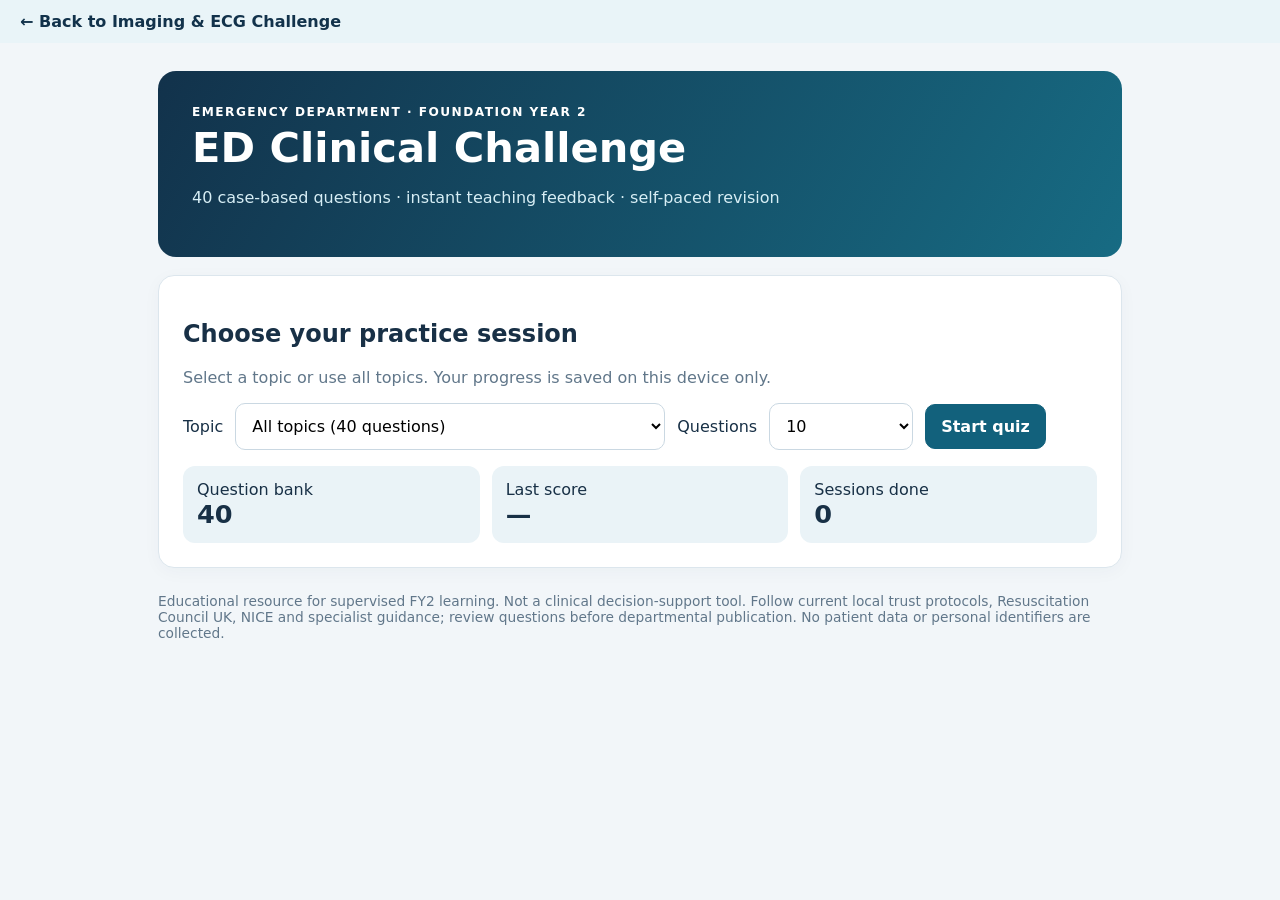
<file: index.html>
<!doctype html><html lang="en"><head><meta charset="utf-8"><meta name="viewport" content="width=device-width,initial-scale=1"><title>FY2 ED Clinical Challenge</title><style>:root{font-family:system-ui,-apple-system,Segoe UI,sans-serif;color:#183046;background:#f2f6f9}*{box-sizing:border-box}body{margin:0}.wrap{max-width:1000px;margin:auto;padding:28px 18px}header{background:linear-gradient(120deg,#12324b,#176b83);color:white;padding:34px;border-radius:18px}h1{margin:4px 0;font-size:clamp(1.7rem,4vw,2.6rem)}header p{color:#d7eef5}.eyebrow{letter-spacing:.12em;text-transform:uppercase;font-size:.76rem;font-weight:700}section{background:white;border:1px solid #dce6ed;border-radius:16px;padding:24px;margin-top:18px;box-shadow:0 4px 18px #15364b09}button,select{font:inherit}button{cursor:pointer;border:1px solid #cad8e2;border-radius:10px;padding:12px 15px;background:#fff;color:#12324b}button.primary{background:#12617c;color:white;border-color:#12617c;font-weight:700}button:hover:not(:disabled){filter:brightness(.96)}button:disabled{opacity:.55;cursor:default}.toolbar{display:flex;flex-wrap:wrap;gap:12px;align-items:center}.toolbar select{border:1px solid #cad8e2;padding:12px;border-radius:10px;background:white;max-width:100%}.stats{display:grid;grid-template-columns:repeat(3,1fr);gap:12px;margin-top:16px}.stat{background:#eaf3f7;padding:14px;border-radius:12px}.stat strong{display:block;font-size:1.6rem}.progress{height:9px;background:#e6eef2;border-radius:9px;overflow:hidden;margin:18px 0}.progress>div{height:100%;background:#18a2aa;transition:width .2s}.muted{color:#61778a}.answers{display:grid;gap:10px;margin:22px 0}.answer{text-align:left;display:flex;gap:12px;align-items:flex-start;width:100%;line-height:1.45}.letter{border-radius:7px;background:#e7f0f5;padding:3px 9px;font-weight:700}.answer.selected{border:2px solid #12617c;background:#eaf5f8}.answer.correct{border:2px solid #138060;background:#e9f8f1}.answer.wrong{border:2px solid #b73c47;background:#fff0f0}.feedback{padding:16px;border-left:4px solid #12826b;background:#eff9f5;border-radius:7px;margin:16px 0}.feedback.bad{border-color:#b73c47;background:#fff5f4}.nav{display:flex;gap:10px;justify-content:space-between;flex-wrap:wrap}.small{font-size:.86rem}.hide{display:none}.foot{margin:25px 0;color:#61778a;font-size:.86rem}#reviewList>div{border-bottom:1px solid #e2ebf0;padding:12px 0}#reviewList p{margin:6px 0}.pill{font-size:.8rem;border-radius:99px;background:#e7f0f5;padding:5px 9px;display:inline-block}@media(max-width:600px){.stats{grid-template-columns:1fr 1fr}section{padding:18px}header{padding:24px}}</style></head><body><nav style="padding:12px 20px;background:#e9f4f8"><a href="../index.html" style="color:#12324b;font-weight:700;text-decoration:none">← Back to Imaging & ECG Challenge</a></nav><div class="wrap"><header><div class="eyebrow">Emergency Department · Foundation Year 2</div><h1>ED Clinical Challenge</h1><p>40 case-based questions · instant teaching feedback · self-paced revision</p></header><section id="setup"><h2>Choose your practice session</h2><p class="muted">Select a topic or use all topics. Your progress is saved on this device only.</p><div class="toolbar"><label for="topic">Topic</label><select id="topic"><option value="all">All topics (40 questions)</option></select><label for="count">Questions</label><select id="count"><option value="10">10</option><option value="20">20</option><option value="40">All available</option></select><button class="primary" id="start">Start quiz</button></div><div class="stats"><div class="stat"><span>Question bank</span><strong id="bankCount">40</strong></div><div class="stat"><span>Last score</span><strong id="lastScore">—</strong></div><div class="stat"><span>Sessions done</span><strong id="sessions">0</strong></div></div></section><section id="quiz" class="hide"><div class="toolbar" style="justify-content:space-between"><span class="pill" id="topicLabel"></span><span class="muted" id="counter"></span></div><div class="progress"><div id="bar"></div></div><h2 id="stem"></h2><div id="answers" class="answers"></div><div id="feedback" class="feedback hide" aria-live="polite"></div><div class="nav"><button id="exit">Exit quiz</button><button class="primary" id="check" disabled>Check answer</button><button class="primary hide" id="next">Next question →</button></div></section><section id="results" class="hide"><h2>Session complete</h2><p id="resultText"></p><div class="stats"><div class="stat"><span>Correct</span><strong id="correct"></strong></div><div class="stat"><span>Total</span><strong id="total"></strong></div><div class="stat"><span>Score</span><strong id="percent"></strong></div></div><h3>Review your answers</h3><div id="reviewList"></div><div class="toolbar"><button class="primary" id="again">New quiz</button><button id="print">Print review</button></div></section><p class="foot">Educational resource for supervised FY2 learning. Not a clinical decision-support tool. Follow current local trust protocols, Resuscitation Council UK, NICE and specialist guidance; review questions before departmental publication. No patient data or personal identifiers are collected.</p></div><script id="bank" type="application/json">[{"category": "Resuscitation & acute medicine", "question": "A patient has inferior STEMI on ECG. What is the immediate definitive pathway?", "options": ["Await troponin", "Activate primary PCI", "Outpatient echo", "Repeat ECG tomorrow"], "answer": 1, "explanation": "A diagnostic STEMI ECG warrants immediate reperfusion pathway activation; do not await troponin."}, {"category": "Resuscitation & acute medicine", "question": "A regular narrow-complex tachycardia at 190/min is accompanied by BP 70/40 and confusion. Best immediate treatment?", "options": ["Modified Valsalva", "Oral beta blocker", "Synchronised DC cardioversion", "Observation"], "answer": 2, "explanation": "Adverse features such as shock indicate urgent synchronised cardioversion."}, {"category": "Resuscitation & acute medicine", "question": "A conscious diabetic patient has capillary glucose 2.7 mmol/L and can swallow safely. First treatment?", "options": ["Oral fast-acting glucose", "IV insulin", "IM glucagon as first choice", "Wait for laboratory glucose"], "answer": 0, "explanation": "Give 15–20 g rapidly absorbed carbohydrate and recheck glucose after 10–15 minutes."}, {"category": "Resuscitation & acute medicine", "question": "A patient with COPD exacerbation is at risk of hypercapnic respiratory failure. Initial target SpO₂ pending blood gases?", "options": ["94–98%", "100%", "80–84%", "88–92%"], "answer": 3, "explanation": "Use controlled oxygen targeting 88–92% until blood gases guide adjustment."}, {"category": "Resuscitation & acute medicine", "question": "An adult has severe hyperkalaemia with broad QRS complexes. Which treatment protects the myocardium first?", "options": ["IV calcium salt", "Oral potassium binder alone", "Nebulised salbutamol alone", "IV furosemide alone"], "answer": 0, "explanation": "IV calcium stabilises the cardiac membrane; it does not reduce serum potassium."}, {"category": "Resuscitation & acute medicine", "question": "A patient with suspected anaphylaxis develops wheeze and hypotension. First-line drug and route?", "options": ["IV hydrocortisone", "IM adrenaline", "IV chlorphenamine", "Nebulised ipratropium"], "answer": 1, "explanation": "Give IM adrenaline into the anterolateral thigh; repeat after 5 minutes if ongoing ABC problems."}, {"category": "Resuscitation & acute medicine", "question": "A patient with septic shock has BP 78/42 and lactate 5 mmol/L. Best initial approach?", "options": ["Wait for culture results", "CT before resuscitation", "Urgent ABC resuscitation, IV fluids with reassessment and antibiotics", "Oral antibiotics at discharge"], "answer": 2, "explanation": "Treat shock promptly, obtain cultures if feasible without delaying antibiotics, and reassess fluid response."}, {"category": "Resuscitation & acute medicine", "question": "A patient has sudden pleuritic pain, severe hypoxia, hypotension and suspected high-risk PE. What is essential?", "options": ["Routine outpatient D-dimer", "Immediate senior-led resuscitation and urgent reperfusion assessment", "Discharge if ECG normal", "Wait for next-day imaging"], "answer": 1, "explanation": "Haemodynamic instability with suspected PE requires urgent specialist-led assessment for reperfusion."}, {"category": "Resuscitation & acute medicine", "question": "An unresponsive patient is not breathing normally. What should you do immediately?", "options": ["Check blood glucose first", "Begin CPR and summon resuscitation team/AED", "Obtain a 12-lead ECG", "Give oral fluids"], "answer": 1, "explanation": "Start high-quality CPR, call for help and attach an AED/defibrillator as soon as available."}, {"category": "Resuscitation & acute medicine", "question": "An adult with acute severe asthma has a silent chest and exhaustion. What is the priority?", "options": ["Discharge with inhaler", "Urgent senior/critical care support and aggressive ABC management", "Peak-flow diary only", "Oral antihistamine"], "answer": 1, "explanation": "Silent chest and exhaustion suggest life-threatening asthma and impending respiratory failure."}, {"category": "Trauma & injuries", "question": "Where should a pelvic binder sit in suspected unstable pelvic ring injury?", "options": ["At the waist", "Across iliac crests", "Over greater trochanters", "Around lower ribs"], "answer": 2, "explanation": "Position the binder at greater trochanter level, not over the iliac crests."}, {"category": "Trauma & injuries", "question": "A fall onto an outstretched hand causes snuffbox tenderness; wrist X-rays are normal. Next step?", "options": ["Reassure and discharge without protection", "Immobilise and arrange early MRI/suspected scaphoid pathway", "Immediate unrestricted sport", "Repeat identical X-rays in 10 minutes"], "answer": 1, "explanation": "A normal initial radiograph does not exclude scaphoid fracture; protect the wrist and arrange further assessment."}, {"category": "Trauma & injuries", "question": "A patient with an open tibial fracture arrives in ED. Which is a key early action?", "options": ["Probe the wound", "Give prompt IV antibiotics and cover with sterile saline-soaked dressing", "Delay antibiotics until theatre", "Close wound with sutures in ED"], "answer": 1, "explanation": "Early antibiotics, sterile wound coverage, neurovascular assessment and orthopaedic referral are important."}, {"category": "Trauma & injuries", "question": "Following a head injury, a patient develops one dilated pupil and declining GCS. What next?", "options": ["Routine outpatient review", "Urgent ABC management, senior/neurosurgical escalation and CT when safe", "Give oral analgesia and observe at home", "Wait for next nursing round"], "answer": 1, "explanation": "Signs of possible intracranial mass effect require immediate resuscitation and escalation."}, {"category": "Trauma & injuries", "question": "A patient has a deep bleeding limb wound. What is the first haemorrhage-control measure?", "options": ["Direct firm pressure", "Remove all clots repeatedly", "Apply ice only", "Raise the limb without pressure"], "answer": 0, "explanation": "Apply firm direct pressure immediately; escalate to haemostatic packing/tourniquet where appropriate."}, {"category": "Trauma & injuries", "question": "A patient has an obvious ankle deformity and absent distal pulse. What is the priority?", "options": ["Wait for routine fracture clinic", "Urgent reduction with appropriate analgesia/sedation and neurovascular reassessment", "Discharge in a boot", "Apply compression stockings"], "answer": 1, "explanation": "Threatened distal perfusion needs urgent realignment and repeated neurovascular examination."}, {"category": "Trauma & injuries", "question": "Which is most concerning for compartment syndrome after tibial fracture?", "options": ["Itching under dressing", "Pain out of proportion and pain on passive stretch", "Mild bruising alone", "Normal skin colour"], "answer": 1, "explanation": "Pain out of proportion, especially on passive stretch, is an early warning; pulses may remain present."}, {"category": "Trauma & injuries", "question": "A patient has a penetrating chest injury, severe respiratory distress and unilateral absent breath sounds with shock. What is the priority?", "options": ["Wait for chest radiograph", "Immediate treatment of suspected tension pneumothorax", "Outpatient spirometry", "Oral antibiotics"], "answer": 1, "explanation": "Suspected tension pneumothorax with haemodynamic compromise is a clinical diagnosis requiring immediate decompression."}, {"category": "Trauma & injuries", "question": "An older adult falls and cannot weight bear, with a shortened externally rotated leg. Most likely injury?", "options": ["Achilles rupture", "Neck of femur fracture", "Patellar dislocation", "Ankle sprain"], "answer": 1, "explanation": "Shortening and external rotation after a fall are typical signs of proximal femoral fracture."}, {"category": "Trauma & injuries", "question": "After a high-energy trauma, what is the primary survey sequence?", "options": ["SAMPLE then discharge", "ABCDE with simultaneous treatment of life threats", "Full secondary survey first", "CT before airway assessment"], "answer": 1, "explanation": "A structured ABCDE primary survey identifies and treats immediate threats before detailed secondary assessment."}, {"category": "Neurology, toxicology & mental health", "question": "A thunderclap headache reaches maximal intensity within a minute. First-line investigation?", "options": ["Urgent non-contrast CT head", "Outpatient EEG", "Skull X-ray", "No imaging if GCS 15"], "answer": 0, "explanation": "Urgent non-contrast CT head is the first test for suspected subarachnoid haemorrhage."}, {"category": "Neurology, toxicology & mental health", "question": "Which feature raises concern for cauda equina syndrome?", "options": ["Isolated mechanical back pain", "New saddle sensory change with bladder dysfunction", "Chronic stable scoliosis", "Pain relieved by rest"], "answer": 1, "explanation": "New saddle sensory disturbance and urinary symptoms are red flags needing urgent assessment and MRI."}, {"category": "Neurology, toxicology & mental health", "question": "A patient has ongoing generalised convulsive seizure lasting 6 minutes. Best initial medication approach?", "options": ["Oral levetiracetam only", "Give benzodiazepine according to local status epilepticus protocol", "Wait until 20 minutes", "Start antipsychotic"], "answer": 1, "explanation": "Convulsive status epilepticus requires prompt benzodiazepine treatment alongside ABC management."}, {"category": "Neurology, toxicology & mental health", "question": "A patient with opioid overdose is bradypnoeic and cyanosed. What is the priority?", "options": ["Flumazenil", "Airway/ventilatory support and naloxone", "Activated charcoal only", "Wait for toxicology screen"], "answer": 1, "explanation": "Ventilation and titrated naloxone address opioid-induced respiratory depression."}, {"category": "Neurology, toxicology & mental health", "question": "For a reliably timed single immediate-release paracetamol overdose, when is the earliest useful nomogram level?", "options": ["At 30 minutes", "At 2 hours", "At 4 hours", "At 24 hours only"], "answer": 2, "explanation": "A plasma paracetamol concentration taken at least 4 hours after ingestion can be plotted on the treatment nomogram."}, {"category": "Neurology, toxicology & mental health", "question": "An agitated patient lacks decision-making capacity for urgent life-saving treatment. What is the legal principle in England?", "options": ["Consent is never needed in ED", "Act in best interests using the least restrictive proportionate intervention", "Family can always consent on their behalf", "Detain under the Mental Health Act automatically"], "answer": 1, "explanation": "Under the Mental Capacity Act, assess decision-specific capacity and act in best interests when capacity is absent."}, {"category": "Neurology, toxicology & mental health", "question": "A patient has new facial droop and arm weakness beginning 45 minutes ago. Best next step?", "options": ["Arrange routine GP review", "Activate stroke pathway with urgent brain imaging", "Give aspirin before excluding haemorrhage", "Discharge if symptoms improve"], "answer": 1, "explanation": "Suspected acute stroke needs urgent specialist assessment and brain imaging for reperfusion eligibility."}, {"category": "Neurology, toxicology & mental health", "question": "A patient presents with fever, headache, neck stiffness and reduced consciousness. What is the priority?", "options": ["Delay antibiotics until LP regardless of instability", "Urgent ABC assessment and empiric IV antimicrobials without unsafe delay", "Discharge with analgesia", "Outpatient neurology referral"], "answer": 1, "explanation": "Suspected bacterial meningitis requires immediate assessment and antibiotics; LP must not delay treatment."}, {"category": "Neurology, toxicology & mental health", "question": "A patient taking a tricyclic antidepressant overdoses and has a broad QRS with hypotension. Key antidotal treatment?", "options": ["IV sodium bicarbonate", "IV calcium gluconate as sole therapy", "Flumazenil", "Vitamin K"], "answer": 0, "explanation": "IV sodium bicarbonate is used for sodium-channel blockade and QRS widening in TCA toxicity."}, {"category": "Neurology, toxicology & mental health", "question": "An intoxicated patient is confused and hypoglycaemic. What is the immediate priority?", "options": ["Assume alcohol alone explains confusion", "Correct hypoglycaemia promptly", "Wait for ethanol result", "Offer only oral water"], "answer": 1, "explanation": "Hypoglycaemia is an immediately reversible cause of altered mental status and requires prompt treatment."}, {"category": "Abdominal, paediatric & other ED presentations", "question": "A reproductive-age patient has lower abdominal pain and vaginal bleeding. Which bedside test is essential early?", "options": ["Pregnancy test", "Peak flow", "D-dimer for everyone", "Troponin for everyone"], "answer": 0, "explanation": "Pregnancy testing is essential to evaluate for ectopic pregnancy and guide investigations."}, {"category": "Abdominal, paediatric & other ED presentations", "question": "A patient has sudden severe abdominal/back pain, hypotension and a pulsatile abdominal mass. Priority?", "options": ["Routine ultrasound next week", "Immediate resuscitation and vascular surgery escalation for suspected ruptured AAA", "Give laxatives", "Discharge after analgesia"], "answer": 1, "explanation": "Suspected ruptured abdominal aortic aneurysm is a time-critical vascular emergency."}, {"category": "Abdominal, paediatric & other ED presentations", "question": "An older adult has painless bright-red rectal bleeding and shock. Best first action?", "options": ["Routine colonoscopy booking", "ABCDE resuscitation, IV access and major haemorrhage escalation if indicated", "Outpatient FIT test", "Oral iron only"], "answer": 1, "explanation": "Haemodynamic instability from GI bleeding requires immediate resuscitation and escalation."}, {"category": "Abdominal, paediatric & other ED presentations", "question": "A 3-year-old has fever, non-blanching rash and lethargy. What should happen?", "options": ["Routine GP follow-up", "Urgent ABC assessment and sepsis/meningococcal treatment pathway", "Observe at home until tomorrow", "Apply topical steroid"], "answer": 1, "explanation": "Fever with a non-blanching rash and systemic illness may represent invasive meningococcal disease."}, {"category": "Abdominal, paediatric & other ED presentations", "question": "A child with stridor at rest, drooling and tripod positioning appears toxic. What is safest?", "options": ["Force throat examination", "Keep calm, minimise handling and call senior airway/anaesthetic help", "Send home with cough syrup", "Lie flat for examination"], "answer": 1, "explanation": "Possible critical upper airway obstruction requires expert airway planning and minimal distress."}, {"category": "Abdominal, paediatric & other ED presentations", "question": "A 6-month-old has reduced feeding, dry mucosa and prolonged capillary refill. What should be assessed urgently?", "options": ["Hydration and perfusion with ABCDE", "Visual acuity only", "Peak expiratory flow", "Routine dental review"], "answer": 0, "explanation": "Infants with poor feeding and signs of impaired perfusion need urgent dehydration/shock assessment."}, {"category": "Abdominal, paediatric & other ED presentations", "question": "A patient with unilateral testicular pain of sudden onset for two hours is nauseated. What is the priority?", "options": ["Wait for routine ultrasound tomorrow", "Urgent urological review for possible torsion", "Treat as epididymitis without examination", "Reassure if urine dip negative"], "answer": 1, "explanation": "Testicular torsion is time-critical; urgent surgical assessment must not be delayed by imaging."}, {"category": "Abdominal, paediatric & other ED presentations", "question": "A patient with suspected acute angle-closure glaucoma has severe eye pain, halos and vomiting. What next?", "options": ["Routine optician appointment", "Urgent ophthalmology referral and intraocular pressure-lowering treatment", "Eye patch and discharge", "Topical antibiotic only"], "answer": 1, "explanation": "Acute angle closure threatens vision and requires urgent pressure-lowering treatment and ophthalmology input."}, {"category": "Abdominal, paediatric & other ED presentations", "question": "A patient with hot swollen knee, fever and inability to weight bear has suspected septic arthritis. What next?", "options": ["Discharge with NSAIDs", "Urgent orthopaedic assessment and joint aspiration where appropriate", "Physiotherapy only", "Intra-articular steroid before excluding infection"], "answer": 1, "explanation": "Septic arthritis requires urgent assessment, joint sampling when feasible and timely antibiotics."}, {"category": "Abdominal, paediatric & other ED presentations", "question": "A patient with a severe sore throat has trismus, muffled voice and unilateral peritonsillar swelling. Most likely diagnosis?", "options": ["Peritonsillar abscess", "Otitis externa", "Simple rhinitis", "Dental caries"], "answer": 0, "explanation": "Trismus, muffled voice and asymmetric peritonsillar swelling suggest quinsy, requiring airway assessment and ENT review."}]</script><script>const bank=JSON.parse(document.getElementById('bank').textContent);const $=id=>document.getElementById(id);const categories=[...new Set(bank.map(q=>q.category))];categories.forEach(c=>{const o=document.createElement('option');o.value=c;o.textContent=c;$('topic').append(o)});let session=[],index=0,chosen=null,checked=false,records=[];let history={};try{history=JSON.parse(localStorage.getItem('edquizHistory')||'{}')}catch{};function stats(){$('lastScore').textContent=history.last||'—';$('sessions').textContent=history.sessions||0}$('bankCount').textContent=bank.length;stats();function show(id){['setup','quiz','results'].forEach(x=>$(x).classList.toggle('hide',x!==id))}function shuffle(a){return [...a].sort(()=>Math.random()-.5)}function start(){const cat=$('topic').value;const pool=shuffle(bank.filter(q=>cat==='all'||q.category===cat));session=pool.slice(0,Math.min(Number($('count').value),pool.length));index=0;records=[];show('quiz');render()}function render(){const q=session[index];chosen=null;checked=false;$('topicLabel').textContent=q.category;$('counter').textContent=`Question ${index+1} of ${session.length}`;$('bar').style.width=(index/session.length*100)+'%';$('stem').textContent=q.question;$('answers').replaceChildren();q.options.forEach((a,i)=>{const b=document.createElement('button');b.className='answer';const s=document.createElement('span');s.className='letter';s.textContent='ABCD'[i];const t=document.createElement('span');t.textContent=a;b.append(s,t);b.onclick=()=>{if(checked)return;chosen=i;document.querySelectorAll('.answer').forEach((n,j)=>n.classList.toggle('selected',j===i));$('check').disabled=false};$('answers').append(b)});$('feedback').classList.add('hide');$('check').classList.remove('hide');$('check').disabled=true;$('next').classList.add('hide');$('next').textContent=index===session.length-1?'See results →':'Next question →'}function check(){if(chosen===null||checked)return;checked=true;const q=session[index];const ok=chosen===q.answer;records.push({q,chosen,ok});document.querySelectorAll('.answer').forEach((b,i)=>{b.disabled=true;b.classList.remove('selected');if(i===q.answer)b.classList.add('correct');else if(i===chosen)b.classList.add('wrong')});$('feedback').className='feedback'+(ok?'':' bad');$('feedback').textContent=(ok?'✓ Correct. ':'✗ Not quite. ')+q.explanation;$('check').classList.add('hide');$('next').classList.remove('hide')}function finish(){show('results');const n=records.filter(r=>r.ok).length;const pct=Math.round(100*n/records.length);$('correct').textContent=n;$('total').textContent=records.length;$('percent').textContent=pct+'%';$('resultText').textContent=`You answered ${n} of ${records.length} correctly. Review the explanations below and retry to consolidate your learning.`;$('reviewList').replaceChildren();records.forEach((r,i)=>{const d=document.createElement('div');const h=document.createElement('strong');h.textContent=`${i+1}. ${r.ok?'✓':'✗'} ${r.q.question}`;const a=document.createElement('p');a.textContent=`Your answer: ${r.q.options[r.chosen]}. Correct answer: ${r.q.options[r.q.answer]}.`;const e=document.createElement('p');e.className='muted small';e.textContent=r.q.explanation;d.append(h,a,e);$('reviewList').append(d)});history={last:pct+'%',sessions:(history.sessions||0)+1};try{localStorage.setItem('edquizHistory',JSON.stringify(history))}catch{}stats()}$('start').onclick=start;$('check').onclick=check;$('next').onclick=()=>{if(index===session.length-1)finish();else{index++;render()}};$('exit').onclick=()=>{if(confirm('Exit this session? Current answers will be lost.'))show('setup')};$('again').onclick=()=>show('setup');$('print').onclick=()=>window.print();</script></body></html>
</file>
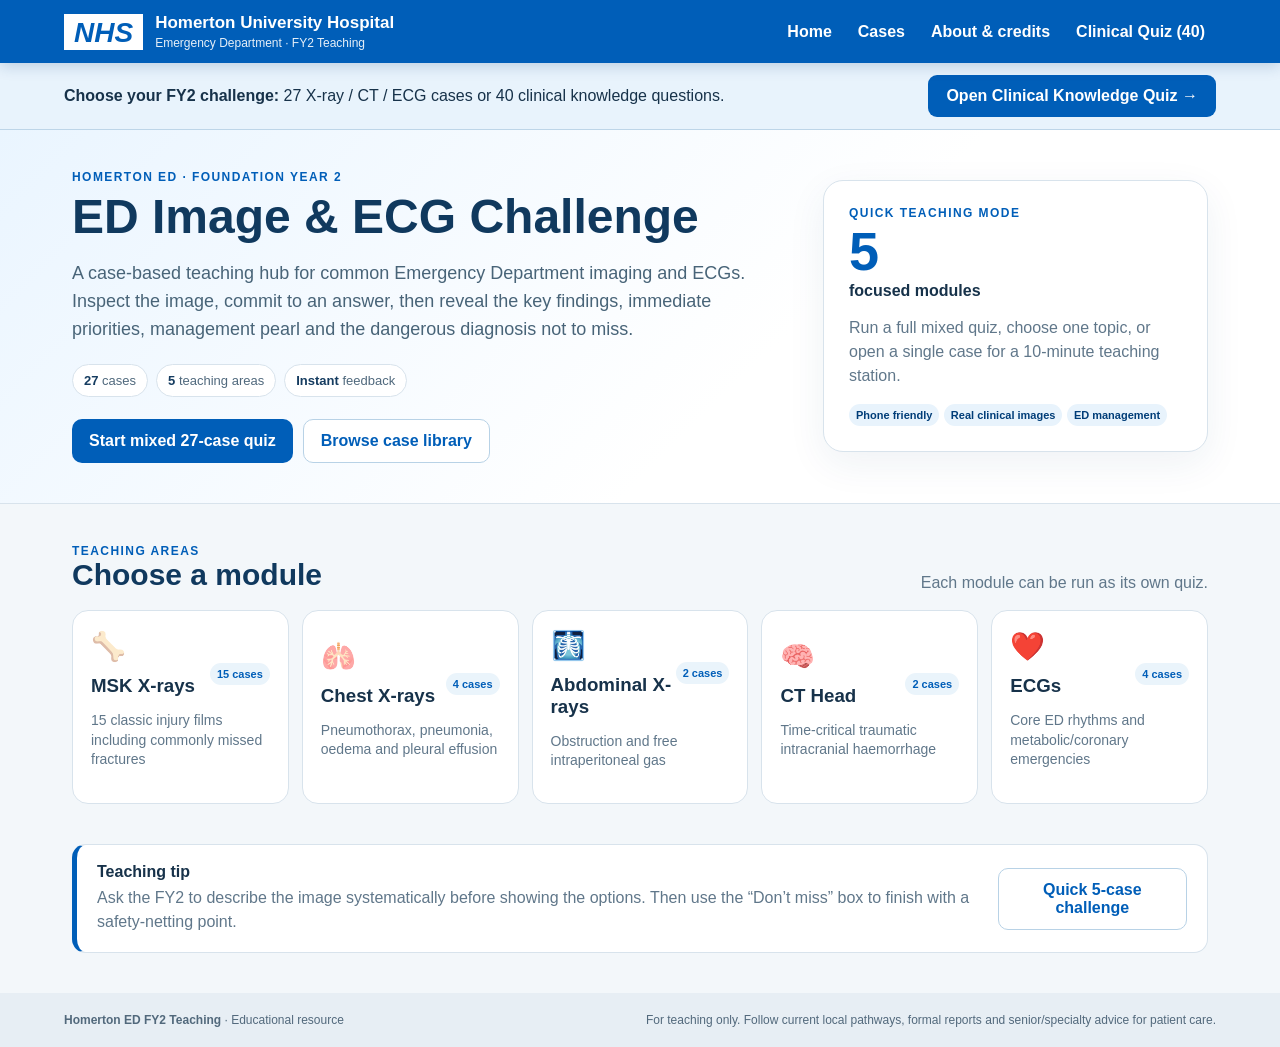
<file: Homerton-FY2-Combined-Website/index.html>
<!doctype html>
<html lang="en">
<head>
  <meta charset="utf-8">
  <meta name="viewport" content="width=device-width,initial-scale=1,viewport-fit=cover">
  <meta name="theme-color" content="#005eb8">
  <meta name="description" content="Homerton Emergency Department FY2 case-based imaging and ECG teaching resource.">
  <title>Homerton ED FY2 Image & ECG Challenge</title>
  <style>:root{--nhs:#005eb8;--nhs-dark:#003d78;--ink:#17324a;--muted:#60778a;--bg:#f3f7fa;--line:#d8e3ec;--good:#007f5f;--bad:#b42318;--amber:#b54708;--card:#fff}
*{box-sizing:border-box}html{scroll-behavior:smooth}body{margin:0;background:var(--bg);color:var(--ink);font-family:Arial,Helvetica,sans-serif}button,input{font:inherit}button{color:inherit}
.topbar{background:var(--nhs);color:#fff;padding:13px 5vw;display:flex;align-items:center;justify-content:space-between;gap:22px;position:sticky;top:0;z-index:30;box-shadow:0 3px 14px #003d7833}.brand{display:flex;align-items:center;gap:12px;cursor:pointer}.brand strong{display:block;font-size:17px}.brand span{display:block;font-size:12px;margin-top:3px;opacity:.9}.nhs{background:#fff;color:var(--nhs);font-size:28px;font-weight:900;font-style:italic;padding:5px 10px 3px;line-height:1}nav{display:flex;gap:4px}nav button{background:transparent;color:#fff;border:0;padding:9px 11px;border-radius:8px;cursor:pointer;font-weight:700}nav button:hover{background:#ffffff20}
main{min-height:calc(100vh - 155px)}.wrap{max-width:1180px;margin:auto;padding:40px 22px}.wrap.compact{padding-top:0}.hero{background:linear-gradient(135deg,#eaf5ff 0%,#fff 60%);border-bottom:1px solid var(--line)}.hero-grid{display:grid;grid-template-columns:1.3fr .7fr;align-items:center;gap:36px}.kicker,.eyebrow{font-size:12px;font-weight:800;letter-spacing:.12em;color:var(--nhs)}h1{font-size:48px;line-height:1.04;margin:8px 0 14px;color:#10395e}h2{color:#10395e}.lead{font-size:18px;line-height:1.55;color:#486478;max-width:760px}.lead.small{font-size:16px}.stats-row{display:flex;gap:8px;flex-wrap:wrap;margin:20px 0}.stats-row span{background:#fff;border:1px solid var(--line);border-radius:999px;padding:8px 11px;color:#50697d;font-size:13px}.stats-row strong{color:#153c60}.cta-row{display:flex;gap:10px;flex-wrap:wrap;margin-top:22px}.cta-row.centred{justify-content:center}.btn{border:0;border-radius:10px;padding:12px 17px;font-weight:800;cursor:pointer;min-height:44px}.btn.primary{background:var(--nhs);color:#fff}.btn.primary:hover{background:var(--nhs-dark)}.btn.secondary{background:#fff;color:var(--nhs);border:1px solid #b8d2e6}.hero-card{background:#fff;border:1px solid var(--line);border-radius:20px;padding:25px;box-shadow:0 12px 38px #234d7212}.hero-card .big{font-size:54px;font-weight:900;color:var(--nhs)}.hero-card p{color:var(--muted);line-height:1.5}
.section-title{display:flex;align-items:end;justify-content:space-between;gap:20px;margin-bottom:18px}.section-title h2{font-size:30px;margin:0}.section-title p{margin:0;color:var(--muted)}.topic-grid{display:grid;grid-template-columns:repeat(5,1fr);gap:13px}.topic,.case-tile{font:inherit;text-align:left;background:#fff;border:1px solid var(--line);border-radius:16px;padding:18px;cursor:pointer;transition:.15s;min-height:150px}.topic:hover,.case-tile:hover{transform:translateY(-2px);border-color:#7fb4dc;box-shadow:0 10px 25px #234d7212}.icon{font-size:28px}.topic-count{float:right;font-size:11px;color:var(--nhs);font-weight:800;background:#eaf4fb;padding:5px 7px;border-radius:999px}.topic h3,.case-tile h3{margin:12px 0 6px}.topic p,.case-tile p{color:var(--muted);font-size:14px;line-height:1.42}.badge{display:inline-block;font-size:11px;font-weight:800;background:#e8f3fc;color:var(--nhs-dark);padding:5px 7px;border-radius:999px}.badge.modality{background:#edf7ef;color:#287a4b}.callout{display:flex;align-items:center;justify-content:space-between;gap:20px;background:#fff;border:1px solid var(--line);border-left:5px solid var(--nhs);border-radius:14px;padding:18px 20px}.callout p{margin:5px 0 0;color:var(--muted);line-height:1.5}
.library-head{display:flex;align-items:end;justify-content:space-between;gap:20px;margin-bottom:22px}.library-title{font-size:38px;margin:7px 0}.library-toolbar{display:flex;justify-content:space-between;gap:16px;align-items:center;margin-bottom:20px}.library-filters{display:flex;gap:7px;flex-wrap:wrap}.filter{border:1px solid #bcd1e2;background:#fff;padding:8px 11px;border-radius:999px;cursor:pointer}.filter.active{background:var(--nhs);color:#fff;border-color:var(--nhs)}.searchbox{display:flex;align-items:center;gap:7px;background:#fff;border:1px solid #bdd0df;border-radius:10px;padding:0 11px;min-width:240px}.searchbox input{border:0;outline:0;padding:10px 0;width:100%;background:transparent}.case-grid{display:grid;grid-template-columns:repeat(4,1fr);gap:14px}.case-tile{min-height:175px}.tile-top{display:flex;justify-content:space-between;gap:8px;align-items:center}.difficulty{font-size:11px;color:#6b7f90}.open-case{display:block;color:var(--nhs);font-weight:800;font-size:13px;margin-top:12px}
.quiz-shell{max-width:1240px;margin:auto;padding:25px 22px 45px}.quiz-top{display:flex;justify-content:space-between;align-items:center;gap:18px;margin-bottom:17px}.subtle{color:#65798b;font-size:13px;margin-top:3px}.progress{height:9px;background:#dae7f1;border-radius:99px;overflow:hidden;flex:1;max-width:500px}.progress span{display:block;height:100%;background:var(--nhs)}.score{background:#e8f3fc;color:#123b62;padding:9px 12px;border-radius:999px;font-weight:800}.quiz-card{display:grid;grid-template-columns:1.1fr .9fr;background:#fff;border:1px solid var(--line);border-radius:18px;overflow:hidden;box-shadow:0 8px 30px #234d7210}.xray-side{background:#090d10;padding:16px;min-height:610px;display:flex;flex-direction:column}.xray-side img{width:100%;height:540px;object-fit:contain;margin:auto;display:block;background:#090d10}.xcap{color:#a8bac7;font-size:12px;margin-top:8px}.question-side{padding:30px}.meta{display:flex;gap:7px;margin-bottom:15px;flex-wrap:wrap}.question-side h2{font-size:29px;line-height:1.25;margin:0 0 21px}.options{display:grid;gap:10px}.option{padding:13px 14px;border:1px solid #c8d8e5;border-radius:10px;background:#fff;text-align:left;cursor:pointer;display:flex;gap:10px;align-items:flex-start;line-height:1.35}.option>span{min-width:25px;height:25px;display:grid;place-items:center;border-radius:50%;background:#eef5fa;font-weight:800;color:var(--nhs)}.option:hover{border-color:var(--nhs)}.option.correct{background:#eaf8f2;border-color:var(--good)}.option.wrong{background:#fff0f0;border-color:var(--bad)}.feedback{margin-top:15px;padding:13px;border-radius:10px;font-weight:700;line-height:1.4}.feedback.good{background:#eaf8f2;color:#076149}.feedback.bad{background:#fff0f0;color:#922b21}.teaching{background:#fff;border:1px solid var(--line);border-radius:18px;padding:25px;margin-top:20px}.teach-grid{display:grid;grid-template-columns:1fr 1fr;gap:14px}.teach-grid article{background:#fbfdff;border:1px solid var(--line);border-radius:13px;padding:17px}.teach-grid article.pearl{border-left:4px solid var(--nhs)}.teach-grid article.danger{border-left:4px solid #d92d20;background:#fffafa}.teach-grid h3{margin:0 0 8px;color:var(--nhs-dark)}.teach-grid p,.teach-grid li{color:#435b70;line-height:1.5}.credit{font-size:12px;color:#647a8c;background:#f4f7fa;border-left:4px solid var(--nhs);padding:11px 13px;margin-top:14px}.credit a,.credit-list a{color:var(--nhs)}
.results{max-width:820px;margin:50px auto;background:#fff;border:1px solid var(--line);border-radius:20px;padding:35px;text-align:center}.results .resultnum{font-size:65px;font-weight:900;color:var(--nhs)}.results p{color:var(--muted);line-height:1.5}.info-card{background:#fff;border:1px solid var(--line);border-radius:15px;padding:20px;margin-bottom:14px}.info-card p,.info-card li{color:#526b7f;line-height:1.55}.credit-list{display:grid;grid-template-columns:1fr 1fr;gap:10px}.credit-list>div{padding:10px;border-bottom:1px solid #edf1f4;font-size:13px;color:#526b7f}footer{background:#e7eef4;color:#52697c;padding:20px 5vw;font-size:12px;display:flex;justify-content:space-between;gap:20px}
@media(max-width:1050px){.topic-grid{grid-template-columns:repeat(3,1fr)}.case-grid{grid-template-columns:repeat(3,1fr)}}
@media(max-width:900px){.hero-grid,.quiz-card{grid-template-columns:1fr}.case-grid{grid-template-columns:repeat(2,1fr)}.xray-side{min-height:470px}.xray-side img{height:420px}.hero h1{font-size:40px}.library-head,.library-toolbar{align-items:flex-start;flex-direction:column}.searchbox{width:100%}}
@media(max-width:650px){.topic-grid,.case-grid,.teach-grid,.credit-list{grid-template-columns:1fr}.topbar{padding:10px 14px}.brand strong{font-size:14px}.brand span{font-size:10px}.nhs{font-size:23px}.topbar nav{display:none}.wrap{padding:28px 15px}.quiz-shell{padding:14px 10px 34px}.question-side{padding:19px}.hero h1{font-size:34px}.library-title{font-size:32px}.quiz-top{align-items:flex-start;flex-direction:column}.progress{width:100%}.xray-side{min-height:370px;padding:10px}.xray-side img{height:350px}.question-side h2{font-size:24px}.option{min-height:50px}.teaching{padding:16px}.callout{align-items:flex-start;flex-direction:column}footer{flex-direction:column}.section-title{align-items:flex-start;flex-direction:column}}

/* v4: clinical vignette-first case layout */
.clinical-stem{max-width:980px;margin:0 0 18px;background:#fff;border:1px solid var(--line);border-left:6px solid var(--nhs);border-radius:14px;padding:18px 20px;box-shadow:0 5px 18px #234d720b}.stem-label,.prompt-label{font-size:11px;font-weight:900;letter-spacing:.12em;color:var(--nhs);margin-bottom:8px}.clinical-stem p{font-size:18px;line-height:1.55;margin:0;color:#29465f}.image-wrap{width:100%;height:540px;display:flex;align-items:center;justify-content:center}.image-wrap img{width:100%;height:100%;object-fit:contain}.image-fallback{display:none;width:100%;height:100%;align-items:center;justify-content:center;text-align:center;padding:28px;background:#10181f;color:#dce8ef;border:1px dashed #6f8798;border-radius:10px;line-height:1.6}.image-fallback a{color:#fff;font-weight:800}.image-fallback span{color:#a9bdca}.prompt-label{margin-top:6px}.question-side h2{margin-top:0}.xray-side>.image-wrap{flex:1}
@media(max-width:900px){.image-wrap{height:420px}.clinical-stem{max-width:none}}
@media(max-width:650px){.clinical-stem{padding:15px 16px;margin-bottom:12px}.clinical-stem p{font-size:16px}.image-wrap{height:350px}}
</style>
</head>
<body>
<header class="topbar">
  <div class="brand" onclick="goHome()" role="button" tabindex="0" aria-label="Return to home">
    <div class="nhs">NHS</div>
    <div><strong>Homerton University Hospital</strong><span>Emergency Department · FY2 Teaching</span></div>
  </div>
  <nav aria-label="Main navigation">
    <button onclick="goHome()">Home</button>
    <button onclick="showLibrary()">Cases</button>
    <button onclick="showCredits()">About & credits</button><button onclick="openClinicalQuiz()">Clinical Quiz (40)</button>
  </nav>
</header>
<div id="quiz-launch" style="background:#e8f3fc;border-bottom:1px solid #bdd5e8;padding:12px 5vw;display:flex;align-items:center;justify-content:space-between;gap:12px;flex-wrap:wrap"><div><strong>Choose your FY2 challenge:</strong> 27 X-ray / CT / ECG cases or 40 clinical knowledge questions.</div><button onclick="openClinicalQuiz()" style="background:#005eb8;color:white;border:0;border-radius:9px;padding:12px 18px;font-weight:bold;cursor:pointer">Open Clinical Knowledge Quiz →</button></div>
<div id="clinical-panel" hidden style="position:fixed;inset:0;background:#f2f6f9;z-index:100;display:flex;flex-direction:column"><div style="background:#005eb8;color:white;padding:10px 18px;display:flex;justify-content:space-between;align-items:center;gap:12px"><strong>Homerton FY2 · Clinical Knowledge Quiz</strong><button onclick="closeClinicalQuiz()" style="border:0;background:white;color:#005eb8;padding:10px 14px;border-radius:8px;font-weight:bold;cursor:pointer">← Back to Imaging & ECGs</button></div><iframe id="clinical-frame" title="Clinical knowledge quiz" style="width:100%;flex:1;border:0" loading="lazy"></iframe></div>
<main id="app"></main>
<footer>
  <div><strong>Homerton ED FY2 Teaching</strong> · Educational resource</div>
  <div>For teaching only. Follow current local pathways, formal reports and senior/specialty advice for patient care.</div>
</footer>
<script>const CASES = [
  {
    "id": "colles",
    "topic": "Upper limb",
    "region": "Wrist",
    "view": "AP + lateral",
    "title": "Distal radius fracture",
    "image": "https://commons.wikimedia.org/wiki/Special:FilePath/Colles%20fracture.JPG",
    "question": "What is the most likely injury?",
    "options": [
      "Colles' fracture",
      "Scaphoid fracture",
      "Smith's fracture",
      "Galeazzi fracture"
    ],
    "correct": 0,
    "diagnosis": "Dorsally displaced distal radius fracture (Colles' pattern)",
    "difficulty": "Core FY2",
    "findings": [
      "Distal radius metaphyseal fracture.",
      "Dorsal angulation/displacement of the distal fragment on the lateral view.",
      "Assess radial shortening and intra-articular extension.",
      "Look for an associated ulnar styloid fracture."
    ],
    "priorities": [
      "Document median, ulnar and radial nerve function and distal perfusion before and after splintage/reduction.",
      "Provide adequate analgesia and consider reduction when clinically indicated.",
      "Immobilise appropriately and repeat imaging after reduction when performed."
    ],
    "management": "Dorsally displaced distal radius fractures commonly undergo closed reduction when displacement is unacceptable. Escalate according to neurovascular status, open injury, instability, intra-articular involvement and the local orthopaedic pathway.",
    "dontMiss": "Acute median nerve compromise, open fracture, DRUJ injury or associated carpal injury.",
    "reference": "NICE NG38 — Fractures (non-complex): assessment and management.",
    "credit": "Colles fracture.JPG — Ashish j29, CC BY 3.0",
    "creditUrl": "https://commons.wikimedia.org/wiki/File:Colles_fracture.JPG",
    "category": "MSK X-rays",
    "modality": "X-ray",
    "stem": "A 72-year-old woman trips on the pavement and lands on her outstretched right hand. She has immediate wrist pain, swelling and a visible deformity. Distal sensation and perfusion are intact."
  },
  {
    "id": "ankle",
    "topic": "Lower limb",
    "region": "Ankle",
    "view": "Lateral",
    "title": "Bimalleolar ankle fracture",
    "image": "https://commons.wikimedia.org/wiki/Special:FilePath/Bimall1.png",
    "question": "Which diagnosis best fits this X-ray?",
    "options": [
      "Isolated medial malleolus fracture",
      "Bimalleolar ankle fracture",
      "Maisonneuve fracture",
      "Calcaneal fracture"
    ],
    "correct": 1,
    "diagnosis": "Bimalleolar ankle fracture",
    "difficulty": "Core FY2",
    "findings": [
      "Fractures involving both medial and lateral malleoli.",
      "Assess talar alignment and mortise congruency.",
      "Check for posterior malleolar involvement on lateral imaging."
    ],
    "priorities": [
      "Check skin, swelling and neurovascular status.",
      "Reduce urgently if dislocated or if skin is threatened.",
      "Immobilise, elevate and involve orthopaedics according to local pathway."
    ],
    "management": "Unstable ankle fractures generally require orthopaedic assessment. Displaced or dislocated injuries need timely reduction to protect soft tissues and neurovascular structures.",
    "dontMiss": "Open fracture, threatened skin, proximal fibula injury, syndesmotic injury or persistent talar shift.",
    "reference": "NICE NG38 — Fractures (non-complex): assessment and management.",
    "credit": "Bimall1.png — Wikimedia Commons, Creative Commons licence",
    "creditUrl": "https://commons.wikimedia.org/wiki/File:Bimall1.png",
    "category": "MSK X-rays",
    "modality": "X-ray",
    "stem": "A 34-year-old woman twists her ankle stepping off a kerb. She is unable to weight-bear and has marked tenderness and swelling over both malleoli. The skin is intact and the foot is neurovascularly normal."
  },
  {
    "id": "shoulder",
    "topic": "Upper limb",
    "region": "Shoulder",
    "view": "AP",
    "title": "Anterior shoulder dislocation",
    "image": "https://commons.wikimedia.org/wiki/Special:FilePath/AnterDisAP.png",
    "question": "What is the most likely abnormality?",
    "options": [
      "Anterior shoulder dislocation",
      "Posterior shoulder dislocation",
      "Proximal humeral fracture",
      "AC joint dislocation"
    ],
    "correct": 0,
    "diagnosis": "Anterior shoulder dislocation",
    "difficulty": "Core FY2",
    "findings": [
      "The humeral head lies anteroinferior to the glenoid.",
      "Loss of normal glenohumeral congruity.",
      "Look for greater tuberosity fracture and Hill-Sachs injury."
    ],
    "priorities": [
      "Document axillary nerve sensation and distal neurovascular status.",
      "Provide analgesia and reduce using an appropriate ED technique.",
      "Repeat neurovascular examination and obtain post-reduction imaging."
    ],
    "management": "Most uncomplicated anterior dislocations can be reduced in ED with appropriate analgesia/sedation, supervision and a documented pre/post reduction neurovascular examination.",
    "dontMiss": "Associated fracture, axillary nerve injury, vascular injury, or posterior dislocation misdiagnosed on a single AP view.",
    "reference": "Use the current Homerton ED shoulder-dislocation and sedation pathways.",
    "credit": "AnterDisAP.png — James Heilman, MD, CC BY-SA 4.0",
    "creditUrl": "https://commons.wikimedia.org/wiki/File:AnterDisAP.png",
    "category": "MSK X-rays",
    "modality": "X-ray",
    "stem": "A 24-year-old man is tackled while playing rugby with his arm abducted and externally rotated. He has severe shoulder pain and holds the arm slightly away from his body. The shoulder contour looks abnormal."
  },
  {
    "id": "radial-head",
    "topic": "Upper limb",
    "region": "Elbow",
    "view": "Lateral",
    "title": "Radial head fracture",
    "image": "https://commons.wikimedia.org/wiki/Special:FilePath/RadHeadFrac.png",
    "question": "Which injury is demonstrated?",
    "options": [
      "Olecranon fracture",
      "Radial head fracture",
      "Supracondylar fracture",
      "Elbow dislocation"
    ],
    "correct": 1,
    "diagnosis": "Radial head fracture",
    "difficulty": "Core FY2",
    "findings": [
      "Cortical irregularity or lucency through the radial head/neck.",
      "A posterior fat pad or elevated anterior fat pad may be the clue.",
      "Assess radiocapitellar alignment."
    ],
    "priorities": [
      "Check pronation/supination and neurovascular status.",
      "Provide analgesia and appropriate support/immobilisation.",
      "Discuss displaced, mechanically blocked or complex injuries with orthopaedics."
    ],
    "management": "Many minimally displaced radial head fractures are managed conservatively with early mobilisation according to local guidance. Displacement or mechanical block needs specialist review.",
    "dontMiss": "Essex-Lopresti injury — examine the wrist/DRUJ and forearm when there is significant radial head injury.",
    "reference": "Follow the current Homerton ED / orthopaedic upper-limb pathway.",
    "credit": "RadHeadFrac.png — James Heilman, MD, CC BY-SA 4.0",
    "creditUrl": "https://commons.wikimedia.org/wiki/File:RadHeadFrac.png",
    "category": "MSK X-rays",
    "modality": "X-ray",
    "stem": "A 45-year-old woman falls onto an outstretched hand. She has lateral elbow pain and cannot fully extend the elbow. Pronation and supination are painful."
  },
  {
    "id": "lisfranc",
    "topic": "Easily missed",
    "region": "Foot",
    "view": "AP",
    "title": "Lisfranc injury",
    "image": "https://commons.wikimedia.org/wiki/Special:FilePath/Lisfranc%20fracture.jpg",
    "question": "What is the most likely diagnosis?",
    "options": [
      "Jones fracture",
      "Lisfranc injury",
      "Calcaneal fracture",
      "Talar neck fracture"
    ],
    "correct": 1,
    "diagnosis": "Lisfranc injury",
    "difficulty": "High-yield miss",
    "findings": [
      "Malalignment at the tarsometatarsal joints.",
      "Widening between the 1st and 2nd metatarsal bases may be present.",
      "Look for a small avulsion 'fleck' fragment.",
      "Weight-bearing views may reveal subtle instability when clinically appropriate."
    ],
    "priorities": [
      "Have a high index of suspicion with midfoot swelling, bruising or plantar ecchymosis.",
      "Keep non-weight-bearing when instability is suspected.",
      "Escalate for orthopaedic review and further imaging if films are equivocal but suspicion remains."
    ],
    "management": "Lisfranc injuries may be subtle and are important not to miss because unstable injuries can require operative management.",
    "dontMiss": "A normal-looking non-weight-bearing film does not exclude a clinically significant Lisfranc injury.",
    "reference": "Use the current Homerton imaging and orthopaedic referral pathways.",
    "credit": "Lisfranc fracture.jpg — Wikimedia Commons, Creative Commons licence",
    "creditUrl": "https://commons.wikimedia.org/wiki/File:Lisfranc_fracture.jpg",
    "category": "MSK X-rays",
    "modality": "X-ray",
    "stem": "A 29-year-old man falls from a bicycle with his foot trapped on the pedal. He has marked midfoot pain, swelling and plantar bruising and is unable to weight-bear."
  },
  {
    "id": "scaphoid",
    "topic": "Easily missed",
    "region": "Wrist",
    "view": "Scaphoid view",
    "title": "Scaphoid fracture",
    "image": "https://commons.wikimedia.org/wiki/Special:FilePath/X-ray%20of%20scaphoid%20fracture.png",
    "question": "What is the most likely diagnosis?",
    "options": [
      "Scaphoid waist fracture",
      "Triquetral fracture",
      "Distal radius fracture",
      "Hook of hamate fracture"
    ],
    "correct": 0,
    "diagnosis": "Scaphoid waist fracture",
    "difficulty": "High-yield miss",
    "findings": [
      "Lucent fracture line through the scaphoid waist.",
      "Dedicated scaphoid views may make the fracture more conspicuous.",
      "Initial radiographs can be normal despite clinical suspicion."
    ],
    "priorities": [
      "Examine anatomical snuffbox and scaphoid tubercle.",
      "Immobilise if suspicion remains despite normal initial films.",
      "Arrange follow-up/further imaging according to local pathway."
    ],
    "management": "Suspected occult scaphoid fracture requires immobilisation and appropriate follow-up imaging; displaced fractures need specialist review.",
    "dontMiss": "Occult or proximal pole fractures because of non-union/avascular necrosis risk.",
    "reference": "NICE NG38 and current local wrist/scaphoid pathway.",
    "credit": "Gilo1969 — Wikimedia Commons",
    "creditUrl": "https://commons.wikimedia.org/wiki/File:X-ray_of_scaphoid_fracture.png",
    "category": "MSK X-rays",
    "modality": "X-ray",
    "stem": "A 22-year-old woman falls onto an outstretched hand while roller-skating. Wrist X-rays are requested because she has anatomical snuffbox tenderness and pain on axial loading of the thumb."
  },
  {
    "id": "smith",
    "topic": "Upper limb",
    "region": "Wrist",
    "view": "AP + lateral",
    "title": "Smith's fracture",
    "image": "https://commons.wikimedia.org/wiki/Special:FilePath/Smith%20Fracture%20links%20extraartikulaer%2057W%20-%20CR%202%20Ebenen%20-%20001.jpg",
    "question": "What fracture pattern is shown?",
    "options": [
      "Colles' fracture",
      "Smith's fracture",
      "Barton fracture",
      "Scaphoid fracture"
    ],
    "correct": 1,
    "diagnosis": "Volar-angulated distal radius fracture (Smith's pattern)",
    "difficulty": "Core FY2",
    "findings": [
      "Distal radius fracture with volar angulation/displacement on lateral view.",
      "Assess for intra-articular extension.",
      "Contrast displacement direction with a Colles fracture."
    ],
    "priorities": [
      "Document neurovascular status before and after splintage/reduction.",
      "Provide analgesia and assess need for reduction.",
      "Refer according to displacement, instability and local criteria."
    ],
    "management": "Smith's fractures may be unstable and can require reduction and operative fixation depending on alignment and patient factors.",
    "dontMiss": "Median nerve symptoms, open injury and intra-articular extension.",
    "reference": "NICE NG38 and current local distal-radius pathway.",
    "credit": "Hellerhoff, CC BY-SA 4.0 — Wikimedia Commons",
    "creditUrl": "https://commons.wikimedia.org/wiki/File:Smith_Fracture_links_extraartikulaer_57W_-_CR_2_Ebenen_-_001.jpg",
    "category": "MSK X-rays",
    "modality": "X-ray",
    "stem": "A 68-year-old woman falls backwards and lands on a flexed wrist. She has a painful swollen wrist with deformity but no neurovascular deficit."
  },
  {
    "id": "boxer",
    "topic": "Upper limb",
    "region": "Hand",
    "view": "PA",
    "title": "Boxer's fracture",
    "image": "https://commons.wikimedia.org/wiki/Special:FilePath/Boxers%20fracture.JPG",
    "question": "Which injury is demonstrated?",
    "options": [
      "5th metacarpal neck fracture",
      "Scaphoid fracture",
      "1st metacarpal base fracture",
      "Distal phalanx fracture"
    ],
    "correct": 0,
    "diagnosis": "5th metacarpal neck fracture (Boxer's fracture)",
    "difficulty": "Core FY2",
    "findings": [
      "Fracture through the neck of the fifth metacarpal.",
      "Assess angulation on lateral view.",
      "Look clinically for rotational deformity when making a fist."
    ],
    "priorities": [
      "Check skin carefully for open injury/fight bite.",
      "Document tendon and neurovascular function.",
      "Assess rotation rather than relying on angulation alone."
    ],
    "management": "Many uncomplicated injuries are treated conservatively; management depends on rotation, angulation, open injury and local hand pathway.",
    "dontMiss": "Human-bite contamination over the MCP joint and rotational deformity.",
    "reference": "Use current Homerton hand injury pathway.",
    "credit": "Wikimedia Commons — Boxers fracture.JPG",
    "creditUrl": "https://commons.wikimedia.org/wiki/File:Boxers_fracture.JPG",
    "category": "MSK X-rays",
    "modality": "X-ray",
    "stem": "A 25-year-old man presents after punching a wall. He has pain and swelling over the ulnar side of the hand. There is no open wound, and finger rotation is assessed before imaging."
  },
  {
    "id": "clavicle",
    "topic": "Upper limb",
    "region": "Shoulder girdle",
    "view": "AP",
    "title": "Clavicle fracture",
    "image": "https://commons.wikimedia.org/wiki/Special:FilePath/Clavicle%20fracture.jpg",
    "question": "What is the most likely diagnosis?",
    "options": [
      "Midshaft clavicle fracture",
      "AC joint dislocation",
      "Proximal humerus fracture",
      "Scapular fracture"
    ],
    "correct": 0,
    "diagnosis": "Midshaft clavicle fracture",
    "difficulty": "Core FY2",
    "findings": [
      "Cortical break through the clavicle, commonly midshaft.",
      "Assess displacement, shortening and comminution.",
      "Inspect AC and SC joints."
    ],
    "priorities": [
      "Check skin for tenting/open injury.",
      "Document distal neurovascular examination.",
      "Consider associated chest injury after higher-energy trauma."
    ],
    "management": "Most uncomplicated clavicle fractures are managed with sling, analgesia and follow-up; markedly displaced, open or skin-threatening injuries need specialist review.",
    "dontMiss": "Skin tenting, open fracture, neurovascular compromise or associated pneumothorax.",
    "reference": "NICE NG38 and current local upper-limb pathway.",
    "credit": "mexican 2000, CC BY-SA 2.0 — Wikimedia Commons",
    "creditUrl": "https://commons.wikimedia.org/wiki/File:Clavicle_fracture.jpg",
    "category": "MSK X-rays",
    "modality": "X-ray",
    "stem": "A 31-year-old cyclist falls directly onto his left shoulder. He has focal clavicular pain, swelling and difficulty moving the arm. There is no respiratory distress."
  },
  {
    "id": "supracondylar",
    "topic": "Paediatrics",
    "region": "Elbow",
    "view": "Lateral",
    "title": "Supracondylar humerus fracture",
    "image": "https://commons.wikimedia.org/wiki/Special:FilePath/Supracondylar09.JPG",
    "question": "What is the most likely injury?",
    "options": [
      "Radial head fracture",
      "Supracondylar humerus fracture",
      "Olecranon fracture",
      "Elbow dislocation"
    ],
    "correct": 1,
    "diagnosis": "Paediatric supracondylar humerus fracture",
    "difficulty": "Paediatric emergency",
    "findings": [
      "Fracture through distal humerus above the condyles.",
      "Assess the anterior humeral line.",
      "Look for posterior fat pad and displacement."
    ],
    "priorities": [
      "Document pulse, capillary refill and median/AIN, radial and ulnar nerve function.",
      "Immobilise and provide analgesia.",
      "Urgently involve orthopaedics if displaced or neurovascularly abnormal."
    ],
    "management": "Displaced supracondylar fractures often require operative fixation; neurovascular compromise changes urgency.",
    "dontMiss": "Poorly perfused hand, evolving compartment syndrome and nerve injury.",
    "reference": "Use current paediatric orthopaedic / ED pathway.",
    "credit": "James Heilman MD, CC BY-SA 3.0 — Wikimedia Commons",
    "creditUrl": "https://commons.wikimedia.org/wiki/File:Supracondylar09.JPG",
    "category": "MSK X-rays",
    "modality": "X-ray",
    "stem": "An 8-year-old child falls from climbing equipment onto an outstretched arm. The elbow is swollen and very painful. Radial pulse, capillary refill and median/anterior interosseous nerve function are checked before imaging."
  },
  {
    "id": "nof",
    "topic": "Lower limb",
    "region": "Hip",
    "view": "AP",
    "title": "Neck of femur fracture",
    "image": "https://commons.wikimedia.org/wiki/Special:FilePath/X-ray%20of%20subtle%20compressive%20hip%20fracture.jpg",
    "question": "What important injury is present?",
    "options": [
      "Subcapital neck of femur fracture",
      "Intertrochanteric fracture",
      "Pelvic ramus fracture",
      "Hip dislocation"
    ],
    "correct": 0,
    "diagnosis": "Subcapital neck of femur fracture",
    "difficulty": "High-yield miss",
    "findings": [
      "Subtle subcapital fracture line at the femoral neck.",
      "Assess Shenton line and symmetry with opposite hip.",
      "Occult fractures may be radiographically subtle or invisible."
    ],
    "priorities": [
      "Provide analgesia and assess mobility/baseline function.",
      "If suspicion remains despite normal X-rays, pursue further imaging.",
      "Start the appropriate hip-fracture pathway where applicable."
    ],
    "management": "A suspected occult hip fracture should not be dismissed on a normal plain film when clinical suspicion remains.",
    "dontMiss": "Occult intracapsular fracture in an older patient unable to weight-bear after a fall.",
    "reference": "NICE CG124 — Hip fracture: management.",
    "credit": "Mikael Häggström — Wikimedia Commons",
    "creditUrl": "https://commons.wikimedia.org/wiki/File:X-ray_of_subtle_compressive_hip_fracture.jpg",
    "category": "MSK X-rays",
    "modality": "X-ray",
    "stem": "An 84-year-old woman falls at home and is unable to stand afterwards. Her affected leg is shortened and externally rotated and she has severe groin pain on movement."
  },
  {
    "id": "tibial-plateau",
    "topic": "Lower limb",
    "region": "Knee",
    "view": "AP",
    "title": "Tibial plateau fracture",
    "image": "https://commons.wikimedia.org/wiki/Special:FilePath/Tibial%20Plateau%20Fracture.jpg",
    "question": "What is the most likely diagnosis?",
    "options": [
      "Patellar fracture",
      "Tibial plateau fracture",
      "Tibial shaft fracture",
      "Fibular head fracture"
    ],
    "correct": 1,
    "diagnosis": "Tibial plateau fracture",
    "difficulty": "High-yield",
    "findings": [
      "Fracture involving proximal tibial articular surface.",
      "Look for depression, split fragments and joint incongruity.",
      "A lipohaemarthrosis can be an important clue."
    ],
    "priorities": [
      "Check neurovascular status and assess for compartment syndrome.",
      "Keep non-weight-bearing and immobilise appropriately.",
      "Escalate for CT/orthopaedic review according to fracture pattern."
    ],
    "management": "These are intra-articular injuries; displacement, depression, instability and soft-tissue condition guide management.",
    "dontMiss": "Compartment syndrome, common peroneal nerve injury and associated ligamentous injury.",
    "reference": "Use current Homerton knee trauma pathway.",
    "credit": "James Heilman MD, CC BY-SA 4.0 — Wikimedia Commons",
    "creditUrl": "https://commons.wikimedia.org/wiki/File:Tibial_Plateau_Fracture.jpg",
    "category": "MSK X-rays",
    "modality": "X-ray",
    "stem": "A 56-year-old man is struck on the side of the knee by a slow-moving car. He has a swollen painful knee and cannot weight-bear. There is tenderness over the proximal tibia."
  },
  {
    "id": "patella",
    "topic": "Lower limb",
    "region": "Knee",
    "view": "AP/lateral",
    "title": "Patellar fracture",
    "image": "https://commons.wikimedia.org/wiki/Special:FilePath/Patella%20fracture.JPG",
    "question": "Which injury is shown?",
    "options": [
      "Patellar fracture",
      "Tibial plateau fracture",
      "Bipartite patella",
      "Patellar dislocation"
    ],
    "correct": 0,
    "diagnosis": "Patellar fracture",
    "difficulty": "Core FY2",
    "findings": [
      "Fracture line through patella.",
      "Assess displacement and articular step.",
      "Examine the extensor mechanism clinically."
    ],
    "priorities": [
      "Check whether patient can perform a straight-leg raise.",
      "Inspect for open injury.",
      "Immobilise/refer depending on displacement and extensor mechanism."
    ],
    "management": "Intact extensor mechanism and minimal displacement may be managed conservatively; disruption or significant displacement needs orthopaedic review.",
    "dontMiss": "Open fracture and extensor mechanism failure.",
    "reference": "Use current Homerton knee injury pathway.",
    "credit": "James Heilman MD, CC BY-SA 3.0 — Wikimedia Commons",
    "creditUrl": "https://commons.wikimedia.org/wiki/File:Patella_fracture.JPG",
    "category": "MSK X-rays",
    "modality": "X-ray",
    "stem": "A 38-year-old woman falls directly onto the front of her knee. She has marked anterior knee pain and swelling and struggles to straight-leg raise."
  },
  {
    "id": "maisonneuve",
    "topic": "Easily missed",
    "region": "Leg / ankle",
    "view": "AP",
    "title": "Maisonneuve fracture",
    "image": "https://commons.wikimedia.org/wiki/Special:FilePath/Maisonneuve%20fracture%20Fibula.JPG",
    "question": "What injury pattern should this raise concern for?",
    "options": [
      "Maisonneuve fracture",
      "Isolated fibular shaft fracture",
      "Jones fracture",
      "Tibial plateau fracture"
    ],
    "correct": 0,
    "diagnosis": "Maisonneuve fracture",
    "difficulty": "High-yield miss",
    "findings": [
      "Proximal fibular fracture associated with ankle syndesmotic injury.",
      "Ankle injury may be the presenting complaint.",
      "Look for medial clear-space widening or medial malleolar injury."
    ],
    "priorities": [
      "Examine the entire fibula in significant ankle injuries.",
      "Assess ankle stability and neurovascular status.",
      "Keep non-weight-bearing and refer to orthopaedics."
    ],
    "management": "This is an unstable ankle injury pattern and typically requires specialist orthopaedic management.",
    "dontMiss": "Proximal fibular tenderness when the initial focus is only on the ankle.",
    "reference": "Use current Homerton ankle trauma pathway.",
    "credit": "RotorMotor2, CC BY-SA 3.0 — Wikimedia Commons",
    "creditUrl": "https://commons.wikimedia.org/wiki/File:Maisonneuve_fracture_Fibula.JPG",
    "category": "MSK X-rays",
    "modality": "X-ray",
    "stem": "A 42-year-old man twists his ankle while playing football. He has medial ankle pain and swelling, but also reports pain high in the lateral calf when examined."
  },
  {
    "id": "jones",
    "topic": "Lower limb",
    "region": "Foot",
    "view": "AP/oblique",
    "title": "Jones fracture",
    "image": "https://commons.wikimedia.org/wiki/Special:FilePath/Jonesfracture.jpg",
    "question": "What is the most likely diagnosis?",
    "options": [
      "Jones fracture",
      "Avulsion fracture of 5th metatarsal tuberosity",
      "Lisfranc injury",
      "Stress fracture of 2nd metatarsal"
    ],
    "correct": 0,
    "diagnosis": "Jones fracture of the 5th metatarsal",
    "difficulty": "Core FY2",
    "findings": [
      "Transverse fracture at metaphyseal-diaphyseal junction of fifth metatarsal.",
      "Distinguish from a more proximal tuberosity avulsion fracture.",
      "Assess displacement."
    ],
    "priorities": [
      "Document neurovascular status and ability to weight-bear.",
      "Immobilise and follow local weight-bearing advice.",
      "Arrange fracture-clinic/orthopaedic follow-up."
    ],
    "management": "Jones fractures have a relatively higher risk of delayed union/non-union than simple tuberosity avulsion fractures.",
    "dontMiss": "Confusing a Jones fracture with a more benign tuberosity avulsion fracture.",
    "reference": "Use current Homerton foot fracture pathway.",
    "credit": "Lucien Monfils, CC BY-SA 3.0 — Wikimedia Commons",
    "creditUrl": "https://commons.wikimedia.org/wiki/File:Jonesfracture.jpg",
    "category": "MSK X-rays",
    "modality": "X-ray",
    "stem": "A 31-year-old runner rolls the foot into inversion stepping off a kerb. He has focal pain and swelling at the base of the fifth metatarsal and finds weight-bearing difficult."
  },
  {
    "id": "cxr-pneumothorax",
    "category": "Chest X-rays",
    "modality": "X-ray",
    "topic": "Chest X-rays",
    "region": "Chest",
    "view": "PA/AP",
    "title": "Pneumothorax",
    "image": "https://commons.wikimedia.org/wiki/Special:FilePath/09-01-Pneumothorax.png",
    "question": "What is the key abnormality on this chest X-ray?",
    "options": [
      "Pleural effusion",
      "Pneumothorax",
      "Lobar collapse",
      "Pulmonary oedema"
    ],
    "correct": 1,
    "diagnosis": "Pneumothorax",
    "difficulty": "Core FY2",
    "findings": [
      "Visible visceral pleural line.",
      "No lung markings peripheral to the pleural edge.",
      "Compare both apices and lung volumes; supine films may show a deep sulcus sign."
    ],
    "priorities": [
      "Assess ABCDE and physiological stability before focusing on image size.",
      "If tension pneumothorax is clinically suspected in an unstable patient, treat immediately rather than waiting for imaging.",
      "Discuss drainage/observation strategy with a senior and follow the current local pleural pathway."
    ],
    "management": "Management depends on symptoms, physiological compromise, size/context and whether the pneumothorax is primary, secondary or traumatic. The unstable patient takes priority over radiographic measurements.",
    "dontMiss": "Tension physiology, bilateral pneumothoraces, associated haemothorax or traumatic chest injury.",
    "reference": "Current Homerton pleural/chest trauma pathway; BTS pleural disease guidance.",
    "credit": "Hellerhoff — Wikimedia Commons, CC BY-SA 3.0",
    "creditUrl": "https://commons.wikimedia.org/wiki/File:09-01-Pneumothorax.png",
    "stem": "A 27-year-old tall, slim man develops sudden left-sided pleuritic chest pain and shortness of breath while at rest. He is haemodynamically stable but has reduced breath sounds on the left."
  },
  {
    "id": "cxr-pneumonia",
    "category": "Chest X-rays",
    "modality": "X-ray",
    "topic": "Chest X-rays",
    "region": "Chest",
    "view": "PA",
    "title": "Lobar pneumonia",
    "image": "https://commons.wikimedia.org/wiki/Special:FilePath/X-ray%20of%20lobar%20pneumonia.jpg",
    "question": "Which diagnosis best explains the focal air-space opacity?",
    "options": [
      "Pneumothorax",
      "Right middle lobe pneumonia",
      "Pleural effusion",
      "Pulmonary embolism"
    ],
    "correct": 1,
    "diagnosis": "Lobar pneumonia",
    "difficulty": "Core FY2",
    "findings": [
      "Focal air-space opacity/consolidation in a lobar distribution.",
      "Air bronchograms may be present.",
      "Use the silhouette sign and lateral film, where available, to help localise the lobe."
    ],
    "priorities": [
      "Assess oxygenation, respiratory effort and sepsis features.",
      "Use clinical severity assessment alongside imaging.",
      "Start appropriate antibiotics promptly once pneumonia is diagnosed, following local antimicrobial guidance."
    ],
    "management": "NICE NG250 recommends processes that allow diagnosis including chest X-ray within 4 hours of hospital presentation and antibiotics as soon as possible after diagnosis, within 4 hours of presentation.",
    "dontMiss": "Sepsis, parapneumonic effusion/empyema, underlying obstructing lesion or alternative diagnoses such as pulmonary oedema.",
    "reference": "NICE NG250 Pneumonia: diagnosis and management (2025).",
    "credit": "Mikael Häggström, MD — Wikimedia Commons, CC0",
    "creditUrl": "https://commons.wikimedia.org/wiki/File:X-ray_of_lobar_pneumonia.jpg",
    "stem": "A 68-year-old woman presents with 4 days of fever, productive cough and worsening breathlessness. Her oxygen saturation is 91% on air and she has focal crackles at the right base."
  },
  {
    "id": "cxr-oedema",
    "category": "Chest X-rays",
    "modality": "X-ray",
    "topic": "Chest X-rays",
    "region": "Chest",
    "view": "PA/AP",
    "title": "Pulmonary oedema",
    "image": "https://commons.wikimedia.org/wiki/Special:FilePath/Pulmonary%20oedema.jpg",
    "question": "What is the most likely radiographic diagnosis?",
    "options": [
      "Pulmonary oedema",
      "Right lower lobe pneumonia",
      "Pneumothorax",
      "COPD hyperinflation"
    ],
    "correct": 0,
    "diagnosis": "Cardiogenic pulmonary oedema",
    "difficulty": "Core FY2",
    "findings": [
      "Bilateral interstitial/alveolar opacification, often perihilar.",
      "Kerley B lines and vascular redistribution may be present.",
      "Cardiomegaly and pleural effusions support a cardiac cause but may be absent."
    ],
    "priorities": [
      "ABCDE, oxygen if hypoxaemic, cardiac monitoring and IV access.",
      "Look for precipitants such as ACS, arrhythmia, hypertensive emergency or infection.",
      "Use bedside ultrasound/echo information when available and treat according to the clinical phenotype."
    ],
    "management": "Treat the patient rather than the image: position upright, correct hypoxaemia and address the precipitant; nitrates/diuresis/ventilatory support depend on blood pressure, congestion and local protocol.",
    "dontMiss": "ACS, severe hypertension, cardiogenic shock or an alternative cause of bilateral infiltrates.",
    "reference": "Current Homerton acute heart failure pathway and NICE guidance.",
    "credit": "Wikimedia Commons — Pulmonary oedema.jpg",
    "creditUrl": "https://commons.wikimedia.org/wiki/File:Pulmonary_oedema.jpg",
    "stem": "A 76-year-old man with heart failure wakes with severe breathlessness and orthopnoea. He is hypoxic, hypertensive and has widespread bilateral crackles with peripheral oedema."
  },
  {
    "id": "cxr-effusion",
    "category": "Chest X-rays",
    "modality": "X-ray",
    "topic": "Chest X-rays",
    "region": "Chest",
    "view": "PA",
    "title": "Pleural effusion",
    "image": "https://commons.wikimedia.org/wiki/Special:FilePath/Pleural%20effusion.jpg",
    "question": "What is the dominant abnormality?",
    "options": [
      "Pleural effusion",
      "Pneumomediastinum",
      "Lobar collapse",
      "Pulmonary fibrosis"
    ],
    "correct": 0,
    "diagnosis": "Pleural effusion",
    "difficulty": "Core FY2",
    "findings": [
      "Blunting of the costophrenic angle.",
      "Homogeneous basal opacity with a meniscus may be seen on an erect film.",
      "Large effusions can obscure the hemidiaphragm/heart border and shift the mediastinum."
    ],
    "priorities": [
      "Assess respiratory compromise and the likely underlying cause.",
      "Use ultrasound before pleural procedures where appropriate.",
      "Escalate urgently if there is significant compromise or concern for haemothorax/empyema."
    ],
    "management": "Small stable effusions may be investigated without emergency drainage; large symptomatic, infected or traumatic collections require senior/specialist assessment and a cause-directed plan.",
    "dontMiss": "Empyema, haemothorax, malignancy or a large effusion causing respiratory compromise.",
    "reference": "Current local pleural pathway; BTS pleural disease guidance.",
    "credit": "Wikimedia Commons — Pleural effusion.jpg",
    "creditUrl": "https://commons.wikimedia.org/wiki/File:Pleural_effusion.jpg",
    "stem": "A 70-year-old woman with known malignancy presents with progressive breathlessness. Examination shows reduced air entry and stony dullness at the right base."
  },
  {
    "id": "axr-sbo",
    "category": "Abdominal X-rays",
    "modality": "X-ray",
    "topic": "Abdominal X-rays",
    "region": "Abdomen",
    "view": "Erect abdomen",
    "title": "Small bowel obstruction",
    "image": "https://commons.wikimedia.org/wiki/Special:FilePath/Upright%20X-ray%20demonstrating%20small%20bowel%20obstruction.jpg",
    "question": "What is the most likely diagnosis?",
    "options": [
      "Small bowel obstruction",
      "Toxic megacolon",
      "Constipation",
      "Perforated viscus"
    ],
    "correct": 0,
    "diagnosis": "Small bowel obstruction",
    "difficulty": "Core FY2",
    "findings": [
      "Dilated centrally located small-bowel loops.",
      "Valvulae conniventes traverse the full bowel width.",
      "Multiple air–fluid levels may be seen on an erect film."
    ],
    "priorities": [
      "Assess for peritonism, shock, strangulation or perforation.",
      "IV access, fluids, analgesia/antiemetics and keep nil by mouth.",
      "Early surgical involvement; CT is usually required to define transition point/cause and complications."
    ],
    "management": "Plain film can suggest obstruction, but CT generally defines the cause and identifies closed-loop obstruction, ischaemia or perforation. Nasogastric decompression is considered when clinically indicated.",
    "dontMiss": "Closed-loop obstruction, bowel ischaemia, perforation or an incarcerated hernia.",
    "reference": "Current Homerton acute surgical abdomen pathway.",
    "credit": "James Heilman, MD — Wikimedia Commons, CC BY-SA",
    "creditUrl": "https://commons.wikimedia.org/wiki/File:Upright_X-ray_demonstrating_small_bowel_obstruction.jpg",
    "stem": "A 62-year-old man with previous abdominal surgery presents with cramping abdominal pain, repeated bilious vomiting and increasing abdominal distension. He has not passed stool or flatus since yesterday."
  },
  {
    "id": "axr-free-air",
    "category": "Abdominal X-rays",
    "modality": "X-ray",
    "topic": "Abdominal X-rays",
    "region": "Chest/abdomen",
    "view": "Erect chest",
    "title": "Pneumoperitoneum",
    "image": "https://commons.wikimedia.org/wiki/Special:FilePath/Pneumoperitoneum%20chest%20X-ray.jpg",
    "fallbackImage": "https://upload.wikimedia.org/wikipedia/commons/3/3b/Pneumoperitoneum.jpg",
    "question": "What does the subdiaphragmatic lucency represent?",
    "options": [
      "Pleural effusion",
      "Free intraperitoneal gas",
      "Basal atelectasis",
      "Chilaiditi syndrome"
    ],
    "correct": 1,
    "diagnosis": "Pneumoperitoneum (free intraperitoneal gas)",
    "difficulty": "High-yield emergency",
    "findings": [
      "Free gas beneath the diaphragm on an erect chest radiograph, classically under the right hemidiaphragm.",
      "Look for a sharp diaphragmatic contour and bilateral subdiaphragmatic air.",
      "Clinical context is essential; postoperative gas and interposed bowel can mimic free air."
    ],
    "priorities": [
      "Treat as possible perforated viscus in the appropriate clinical context.",
      "ABCDE, IV access, fluids, analgesia and early senior/surgical review.",
      "CT abdomen/pelvis is commonly required when the patient is stable enough and diagnosis/cause needs definition."
    ],
    "management": "Free intraperitoneal gas with an acute abdomen should trigger urgent surgical assessment and management for possible gastrointestinal perforation.",
    "dontMiss": "Sepsis, shock and perforated viscus.",
    "reference": "Current Homerton acute surgical abdomen pathway.",
    "credit": "Bill Rhodes — Wikimedia Commons, CC BY 2.0",
    "creditUrl": "https://commons.wikimedia.org/wiki/File:Pneumoperitoneum_chest_X-ray.jpg",
    "stem": "A 57-year-old man develops sudden severe epigastric pain that rapidly becomes generalised. He looks unwell and has a rigid abdomen with guarding and rebound tenderness."
  },
  {
    "id": "ct-subdural",
    "category": "CT Head",
    "modality": "CT",
    "topic": "CT Head",
    "region": "Head",
    "view": "Non-contrast axial CT",
    "title": "Acute subdural haematoma",
    "image": "https://commons.wikimedia.org/wiki/Special:FilePath/Trauma%20subdural.jpg",
    "question": "What type of intracranial haemorrhage is shown?",
    "options": [
      "Subdural haematoma",
      "Extradural haematoma",
      "Subarachnoid haemorrhage",
      "Ischaemic stroke"
    ],
    "correct": 0,
    "diagnosis": "Acute subdural haematoma",
    "difficulty": "Core FY2",
    "findings": [
      "Crescent-shaped extra-axial hyperdensity along the cerebral convexity.",
      "May cross suture lines but is limited by dural reflections.",
      "Look for mass effect, sulcal effacement and midline shift."
    ],
    "priorities": [
      "ABCDE with cervical-spine considerations after trauma.",
      "Urgent senior/neurosurgical discussion for significant haemorrhage, neurological deficit or mass effect.",
      "Reverse anticoagulation when indicated and follow the current head-injury pathway."
    ],
    "management": "Management depends on neurological status, size/mass effect, anticoagulation and trajectory. Deterioration or significant mass effect requires urgent specialist input.",
    "dontMiss": "Midline shift, herniation, coexisting contusions/fractures and anticoagulant use.",
    "reference": "NICE NG232 Head injury: assessment and early management.",
    "credit": "Trauma subdural.jpg — public-domain medical image, Wikimedia Commons",
    "creditUrl": "https://commons.wikimedia.org/wiki/File:Trauma_subdural.jpg",
    "stem": "A 46-year-old man is brought to ED after coming off his bicycle without wearing a helmet. He had a witnessed loss of consciousness and has vomited twice. He is now drowsy with a GCS of 13 and complains of a worsening headache."
  },
  {
    "id": "ct-epidural",
    "category": "CT Head",
    "modality": "CT",
    "topic": "CT Head",
    "region": "Head",
    "view": "Non-contrast axial CT",
    "title": "Extradural (epidural) haematoma",
    "image": "https://commons.wikimedia.org/wiki/Special:FilePath/EpiduralHematoma.jpg",
    "question": "Which intracranial haemorrhage pattern is this?",
    "options": [
      "Subdural haematoma",
      "Extradural haematoma",
      "Subarachnoid haemorrhage",
      "Intraventricular haemorrhage"
    ],
    "correct": 1,
    "diagnosis": "Extradural (epidural) haematoma",
    "difficulty": "High-yield emergency",
    "findings": [
      "Biconvex/lentiform extra-axial hyperdensity.",
      "Typically does not cross cranial sutures.",
      "Look for an associated skull fracture, mass effect and midline shift."
    ],
    "priorities": [
      "ABCDE, repeated GCS/pupil assessment and early senior involvement.",
      "Urgent neurosurgical discussion when clinically/radiologically significant.",
      "Correct hypoxia/hypotension and reverse anticoagulation if relevant."
    ],
    "management": "A clinically significant extradural haematoma is a time-critical neurosurgical problem; deterioration can be rapid even after an initially lucid period.",
    "dontMiss": "Rapid neurological deterioration, pupillary asymmetry, skull fracture and herniation.",
    "reference": "NICE NG232 Head injury: assessment and early management.",
    "credit": "EpiduralHematoma.jpg — James Heilman, MD, CC BY-SA 4.0",
    "creditUrl": "https://commons.wikimedia.org/wiki/File:EpiduralHematoma.jpg",
    "stem": "A 19-year-old man is struck on the side of the head during a collision. He briefly loses consciousness, initially seems well, then becomes increasingly confused and drowsy over the next hour."
  },
  {
    "id": "ecg-af",
    "category": "ECGs",
    "modality": "ECG",
    "topic": "ECGs",
    "region": "12-lead ECG",
    "view": "Rhythm + 12-lead",
    "title": "Atrial fibrillation",
    "image": "https://commons.wikimedia.org/wiki/Special:FilePath/ECG%20Atrial%20Fibrillation.jpg",
    "question": "What rhythm is shown?",
    "options": [
      "Atrial fibrillation",
      "Atrial flutter with fixed block",
      "Sinus tachycardia",
      "SVT"
    ],
    "correct": 0,
    "diagnosis": "Atrial fibrillation with rapid ventricular response",
    "difficulty": "Core FY2",
    "findings": [
      "Irregularly irregular R–R intervals.",
      "No consistent discrete P waves.",
      "Ventricular rate may be fast, normal or slow."
    ],
    "priorities": [
      "Assess haemodynamic stability and treat immediately if instability is attributable to the arrhythmia.",
      "Look for precipitants including infection, hypovolaemia, ACS, electrolyte disturbance and thyrotoxicosis.",
      "Consider rate/rhythm strategy and stroke prevention with senior support and current guidance."
    ],
    "management": "Unstable tachyarrhythmia requires urgent synchronised cardioversion according to ALS/local protocol. Stable AF management depends on duration, symptoms, comorbidity and thromboembolic risk.",
    "dontMiss": "Pre-excited AF, acute heart failure, ACS or sepsis driving the arrhythmia.",
    "reference": "Resuscitation Council UK ALS principles; NICE AF guidance and local pathway.",
    "credit": "Ewingdo — Wikimedia Commons, CC BY-SA",
    "creditUrl": "https://commons.wikimedia.org/wiki/File:ECG_Atrial_Fibrillation.jpg",
    "stem": "A 74-year-old woman presents with palpitations and mild breathlessness. Her pulse is irregularly irregular at 130 bpm and blood pressure is 118/72 mmHg."
  },
  {
    "id": "ecg-stemi",
    "category": "ECGs",
    "modality": "ECG",
    "topic": "ECGs",
    "region": "12-lead ECG",
    "view": "12-lead",
    "title": "ST-elevation myocardial infarction",
    "image": "https://commons.wikimedia.org/wiki/Special:FilePath/ST%20elevation%20myocardial%20infarction%20ECG.jpg",
    "question": "What is the most important diagnosis to recognise?",
    "options": [
      "Acute STEMI",
      "Pericarditis",
      "Hyperkalaemia",
      "Left bundle branch block only"
    ],
    "correct": 0,
    "diagnosis": "Acute ST-elevation myocardial infarction",
    "difficulty": "High-yield emergency",
    "findings": [
      "ST elevation in anatomically contiguous leads.",
      "Reciprocal ST depression may support the diagnosis.",
      "Interpret the ECG alongside symptoms, prior ECGs and the clinical picture."
    ],
    "priorities": [
      "ABCDE, monitoring, IV access and immediate senior/cardiology activation according to the local PPCI pathway.",
      "Repeat ECGs if symptoms persist or the first ECG is non-diagnostic.",
      "Do not delay reperfusion pathway activation while waiting for troponin when the ECG/clinical picture is diagnostic."
    ],
    "management": "STEMI is a reperfusion emergency. Follow the local PPCI pathway and give antiplatelet/adjunctive therapy according to current local cardiology guidance and contraindications.",
    "dontMiss": "Posterior MI, right ventricular MI, aortic dissection mimicking ACS or STEMI equivalents.",
    "reference": "Current Homerton/Barts Heart Centre ACS and PPCI pathway.",
    "credit": "Wikimedia Commons — ST elevation myocardial infarction ECG.jpg",
    "creditUrl": "https://commons.wikimedia.org/wiki/File:ST_elevation_myocardial_infarction_ECG.jpg",
    "stem": "A 58-year-old man presents with 45 minutes of crushing central chest pain radiating to his left arm, associated with sweating and nausea. An ECG is obtained immediately."
  },
  {
    "id": "ecg-hyperk",
    "category": "ECGs",
    "modality": "ECG",
    "topic": "ECGs",
    "region": "12-lead ECG",
    "view": "12-lead",
    "title": "Hyperkalaemia",
    "image": "https://commons.wikimedia.org/wiki/Special:FilePath/Hyperkalemia%20ECG.jpg",
    "question": "Which metabolic emergency should this ECG make you consider?",
    "options": [
      "Hypocalcaemia",
      "Hyperkalaemia",
      "Hypokalaemia",
      "Hypermagnesaemia"
    ],
    "correct": 1,
    "diagnosis": "ECG changes of severe hyperkalaemia",
    "difficulty": "High-yield emergency",
    "findings": [
      "Tall, narrow-based peaked T waves may be an early clue.",
      "Progressive PR prolongation, P-wave loss and QRS widening can occur as severity increases.",
      "A sine-wave pattern is a pre-arrest finding."
    ],
    "priorities": [
      "Place on continuous cardiac monitoring and obtain urgent potassium/renal profile and a blood gas if appropriate.",
      "Treat immediately when severe hyperkalaemia and/or toxic ECG changes are present according to the current emergency pathway.",
      "Identify and treat the cause; involve renal/critical care early when appropriate."
    ],
    "management": "Toxic ECG changes require urgent membrane stabilisation and potassium-shifting/removal therapy according to current local/UK emergency guidance.",
    "dontMiss": "A near-normal ECG does not reliably exclude clinically important hyperkalaemia.",
    "reference": "Resuscitation Council UK / current local hyperkalaemia pathway.",
    "credit": "Agbayani & Gonzales — Wikimedia Commons, CC BY 4.0",
    "creditUrl": "https://commons.wikimedia.org/wiki/File:Hyperkalemia_ECG.jpg",
    "stem": "A 65-year-old man with end-stage kidney disease has missed dialysis and presents with weakness and nausea. His heart rate is 48 bpm and a bedside ECG is performed while urgent blood tests are sent."
  },
  {
    "id": "ecg-chb",
    "category": "ECGs",
    "modality": "ECG",
    "topic": "ECGs",
    "region": "12-lead ECG",
    "view": "Rhythm + 12-lead",
    "title": "Complete heart block",
    "image": "https://commons.wikimedia.org/wiki/Special:FilePath/CompleteHeartBlock.jpg",
    "question": "What conduction abnormality is present?",
    "options": [
      "First-degree AV block",
      "Mobitz I",
      "Mobitz II",
      "Complete (third-degree) AV block"
    ],
    "correct": 3,
    "diagnosis": "Complete (third-degree) AV block",
    "difficulty": "High-yield emergency",
    "findings": [
      "P waves and QRS complexes occur independently (AV dissociation).",
      "Atrial rate is faster than the ventricular escape rate.",
      "QRS width depends on the level of the escape focus."
    ],
    "priorities": [
      "Assess for adverse features: shock, syncope, myocardial ischaemia or heart failure.",
      "Apply monitoring/defibrillation pads and obtain senior/cardiology help early.",
      "Prepare for pacing when indicated; treat reversible causes."
    ],
    "management": "Symptomatic or unstable complete heart block may require immediate pacing and temporising pharmacological measures according to ALS/local bradycardia guidance.",
    "dontMiss": "Anterior MI, drug toxicity, hyperkalaemia or other reversible causes.",
    "reference": "Resuscitation Council UK ALS bradycardia algorithm and local cardiology pathway.",
    "credit": "James Heilman, MD — Wikimedia Commons, CC BY-SA 3.0",
    "creditUrl": "https://commons.wikimedia.org/wiki/File:CompleteHeartBlock.jpg",
    "stem": "A 79-year-old man presents after two episodes of syncope. He is pale and light-headed with a regular pulse of 32 bpm and blood pressure of 88/54 mmHg."
  }
];
let quiz=[], qIndex=0, score=0, answered=false, activeCategory='All';
const app=document.getElementById('app');
const esc=s=>String(s??'').replace(/[&<>"']/g,m=>({'&':'&amp;','<':'&lt;','>':'&gt;','"':'&quot;',"'":'&#39;'}[m]));
const categories=['MSK X-rays','Chest X-rays','Abdominal X-rays','CT Head','ECGs'];
const categoryMeta={
 'MSK X-rays':['🦴','15 classic injury films including commonly missed fractures'],
 'Chest X-rays':['🫁','Pneumothorax, pneumonia, oedema and pleural effusion'],
 'Abdominal X-rays':['🩻','Obstruction and free intraperitoneal gas'],
 'CT Head':['🧠','Time-critical traumatic intracranial haemorrhage'],
 'ECGs':['❤️','Core ED rhythms and metabolic/coronary emergencies']
};
function imgTag(c){return `<div class="image-wrap"><img src="${c.image}" alt="${esc(c.title)} teaching image" loading="eager" onerror="this.onerror=null;this.style.display='none';this.nextElementSibling.style.display='flex';"><div class="image-fallback"><div><strong>Image could not load in this browser.</strong><br><span>The case still works, and you can open the original image directly.</span><br><a href="${c.creditUrl}" target="_blank" rel="noopener">Open image source ↗</a></div></div></div>`}
function headerStats(){return `<div class="stats-row"><span><strong>${CASES.length}</strong> cases</span><span><strong>${categories.length}</strong> teaching areas</span><span><strong>Instant</strong> feedback</span></div>`}
function goHome(){
 app.innerHTML=`<section class="hero"><div class="wrap hero-grid"><div><div class="kicker">HOMERTON ED · FOUNDATION YEAR 2</div><h1>ED Image & ECG Challenge</h1><p class="lead">A case-based teaching hub for common Emergency Department imaging and ECGs. Inspect the image, commit to an answer, then reveal the key findings, immediate priorities, management pearl and the dangerous diagnosis not to miss.</p>${headerStats()}<div class="cta-row"><button class="btn primary" onclick="startQuiz()">Start mixed 27-case quiz</button><button class="btn secondary" onclick="showLibrary()">Browse case library</button></div></div><div class="hero-card"><div class="eyebrow">QUICK TEACHING MODE</div><div class="big">5</div><strong>focused modules</strong><p>Run a full mixed quiz, choose one topic, or open a single case for a 10-minute teaching station.</p><span class="badge">Phone friendly</span> <span class="badge">Real clinical images</span> <span class="badge">ED management</span></div></div></section>
 <section class="wrap"><div class="section-title"><div><div class="kicker">TEACHING AREAS</div><h2>Choose a module</h2></div><p>Each module can be run as its own quiz.</p></div><div class="topic-grid">${categories.map(cat=>{const [i,d]=categoryMeta[cat]; const n=CASES.filter(c=>c.category===cat).length; return `<button class="topic" onclick="showLibrary('${cat}')"><div class="icon">${i}</div><div class="topic-count">${n} cases</div><h3>${cat}</h3><p>${d}</p></button>`}).join('')}</div></section>
 <section class="wrap compact"><div class="callout"><div><strong>Teaching tip</strong><p>Ask the FY2 to describe the image systematically before showing the options. Then use the “Don’t miss” box to finish with a safety-netting point.</p></div><button class="btn secondary" onclick="startQuiz(null,'random5')">Quick 5-case challenge</button></div></section>`;
}
function showLibrary(filter='All'){
 activeCategory=filter;
 const cats=['All',...categories]; const shown=CASES.filter(c=>filter==='All'||c.category===filter);
 app.innerHTML=`<section class="wrap"><div class="library-head"><div><div class="kicker">CASE LIBRARY</div><h1 class="library-title">${filter==='All'?'All teaching cases':filter}</h1><p class="lead small">Open any case individually or start a quiz using only this teaching area.</p></div><div class="cta-row"><button class="btn primary" onclick="startQuiz(null,'category')">Quiz ${filter==='All'?'all cases':esc(filter)}</button><button class="btn secondary" onclick="goHome()">Home</button></div></div><div class="library-toolbar"><div class="library-filters">${cats.map(t=>`<button class="filter ${filter===t?'active':''}" onclick="showLibrary('${t}')">${t}</button>`).join('')}</div><label class="searchbox"><span>⌕</span><input id="caseSearch" type="search" placeholder="Search cases…" oninput="filterLibrary()"></label></div><div class="case-grid" id="caseGrid">${shown.map(caseTile).join('')}</div></section>`;
}
function caseTile(c){return `<button class="case-tile" data-search="${esc((c.title+' '+c.region+' '+c.category+' '+c.diagnosis).toLowerCase())}" onclick="startQuiz('${c.id}')"><div class="tile-top"><span class="badge">${esc(c.category)}</span><span class="difficulty">${esc(c.difficulty)}</span></div><h3>${esc(c.title)}</h3><p>${esc(c.region)} · ${esc(c.view)}</p><span class="open-case">Open case →</span></button>`}
function filterLibrary(){const q=document.getElementById('caseSearch').value.toLowerCase().trim(); document.querySelectorAll('.case-tile').forEach(el=>el.hidden=q&&!el.dataset.search.includes(q));}
function startQuiz(single=null,mode=null){
 if(single) quiz=[CASES.find(c=>c.id===single)];
 else if(mode==='random5') quiz=[...CASES].sort(()=>Math.random()-.5).slice(0,5);
 else if(mode==='category'&&activeCategory!=='All') quiz=CASES.filter(c=>c.category===activeCategory);
 else quiz=[...CASES];
 qIndex=0;score=0;renderQuestion();
}
function renderQuestion(){
 answered=false; const c=quiz[qIndex], pct=Math.round((qIndex+1)/quiz.length*100);
 app.innerHTML=`<section class="quiz-shell"><div class="quiz-top"><div><strong>Case ${qIndex+1} of ${quiz.length}</strong><div class="subtle">${esc(c.category)} · ${esc(c.difficulty)}</div></div><div class="progress" aria-label="quiz progress"><span style="width:${pct}%"></span></div><div class="score">Score ${score}/${qIndex}</div></div><article class="clinical-stem"><div class="stem-label">CLINICAL CASE</div><p>${esc(c.stem)}</p></article><div class="quiz-card"><div class="xray-side">${imgTag(c)}<div class="xcap">Review the image in the context of the clinical presentation. Source and licence are shown after answering.</div></div><div class="question-side"><div class="meta"><span class="badge">${esc(c.region)}</span><span class="badge">${esc(c.view)}</span><span class="badge modality">${esc(c.modality)}</span></div><div class="prompt-label">QUESTION</div><h2>${esc(c.question)}</h2><div class="options">${c.options.map((o,i)=>`<button class="option" onclick="answer(${i},this)"><span>${String.fromCharCode(65+i)}</span>${esc(o)}</button>`).join('')}</div><div id="answerArea"></div></div></div><div id="teachArea"></div></section>`;
 window.scrollTo(0,0);
}
function answer(choice,btn){
 if(answered)return; answered=true; const c=quiz[qIndex], opts=[...document.querySelectorAll('.option')]; opts.forEach(x=>x.disabled=true); opts[c.correct].classList.add('correct'); const good=choice===c.correct; if(good)score++; else btn.classList.add('wrong');
 document.getElementById('answerArea').innerHTML=`<div class="feedback ${good?'good':'bad'}">${good?'Correct — well done.':`Not quite. The best answer is <strong>${esc(c.options[c.correct])}</strong>.`}</div><div class="cta-row"><button class="btn primary" onclick="${qIndex===quiz.length-1?'finishQuiz()':'nextQuestion()'}">${qIndex===quiz.length-1?'See results':'Next case →'}</button><button class="btn secondary" onclick="showLibrary('${esc(c.category)}')">Case library</button></div>`;
 document.getElementById('teachArea').innerHTML=`<section class="teaching"><div class="section-title"><div><div class="kicker">TEACHING POINTS</div><h2>${esc(c.diagnosis)}</h2></div><span class="badge">${esc(c.difficulty)}</span></div><div class="teach-grid"><article><h3>👀 What to look for</h3><ul>${c.findings.map(x=>`<li>${esc(x)}</li>`).join('')}</ul></article><article><h3>🚑 ED priorities</h3><ul>${c.priorities.map(x=>`<li>${esc(x)}</li>`).join('')}</ul></article><article class="pearl"><h3>💡 Management pearl</h3><p>${esc(c.management)}</p></article><article class="danger"><h3>⚠️ Don’t miss</h3><p>${esc(c.dontMiss)}</p></article></div><div class="credit"><strong>Clinical reference:</strong> ${esc(c.reference)}<br><strong>Image:</strong> ${esc(c.credit)} · <a href="${c.creditUrl}" target="_blank" rel="noopener">source and licence</a></div></section>`;
 document.getElementById('teachArea').scrollIntoView({behavior:'smooth',block:'start'});
}
function nextQuestion(){qIndex++;renderQuestion()}
function finishQuiz(){const pct=Math.round(score/quiz.length*100); let msg=pct===100?'Excellent — all cases correct.':pct>=80?'Strong performance.':pct>=60?'Good foundation — revisit the cases you missed.':'Useful baseline — review the teaching points and have another go.'; app.innerHTML=`<section class="wrap"><div class="results"><div class="kicker">QUIZ COMPLETE</div><div class="resultnum">${score}/${quiz.length}</div><h2>${msg}</h2><p>${pct}% correct. Use the library to revisit individual cases or run another mixed challenge.</p><div class="cta-row centred"><button class="btn primary" onclick="startQuiz()">Full mixed quiz</button><button class="btn secondary" onclick="startQuiz(null,'random5')">Random 5</button><button class="btn secondary" onclick="showLibrary()">Browse cases</button></div></div></section>`}
function showCredits(){
 app.innerHTML=`<section class="wrap"><div class="section-title"><div><div class="kicker">ABOUT & CREDITS</div><h1 class="library-title">Homerton ED FY2 Image & ECG Challenge</h1></div></div><div class="info-card"><h3>Purpose</h3><p>This educational resource is designed for Foundation Year 2 doctors in the Emergency Department. It supports image recognition, structured interpretation and safe initial management; it is not a substitute for formal radiology reporting, senior review or current local pathways.</p></div><div class="info-card"><h3>Clinical content</h3><p>Management points are intentionally concise and focus on immediate ED priorities. Always check the latest Homerton/Barts pathways, antimicrobial guidance and specialty advice before using treatment details for patient care.</p></div><div class="info-card"><h3>Image credits</h3><div class="credit-list">${CASES.map(c=>`<div><strong>${esc(c.title)}</strong><br>${esc(c.credit)} · <a href="${c.creditUrl}" target="_blank" rel="noopener">source/licence</a></div>`).join('')}</div></div><div class="info-card"><h3>Version</h3><p>Expanded teaching hub · September 2026 · ${CASES.length} cases across ${categories.length} modules.</p></div></section>`;
}
goHome();
</script>
<script>
const CLINICAL_QUIZ_HTML="<!doctype html><html lang=\"en\"><head><meta charset=\"utf-8\"><meta name=\"viewport\" content=\"width=device-width,initial-scale=1\"><title>FY2 ED Clinical Challenge<\/title><style>:root{font-family:system-ui,-apple-system,Segoe UI,sans-serif;color:#183046;background:#f2f6f9}*{box-sizing:border-box}body{margin:0}.wrap{max-width:1000px;margin:auto;padding:28px 18px}header{background:linear-gradient(120deg,#12324b,#176b83);color:white;padding:34px;border-radius:18px}h1{margin:4px 0;font-size:clamp(1.7rem,4vw,2.6rem)}header p{color:#d7eef5}.eyebrow{letter-spacing:.12em;text-transform:uppercase;font-size:.76rem;font-weight:700}section{background:white;border:1px solid #dce6ed;border-radius:16px;padding:24px;margin-top:18px;box-shadow:0 4px 18px #15364b09}button,select{font:inherit}button{cursor:pointer;border:1px solid #cad8e2;border-radius:10px;padding:12px 15px;background:#fff;color:#12324b}button.primary{background:#12617c;color:white;border-color:#12617c;font-weight:700}button:hover:not(:disabled){filter:brightness(.96)}button:disabled{opacity:.55;cursor:default}.toolbar{display:flex;flex-wrap:wrap;gap:12px;align-items:center}.toolbar select{border:1px solid #cad8e2;padding:12px;border-radius:10px;background:white;max-width:100%}.stats{display:grid;grid-template-columns:repeat(3,1fr);gap:12px;margin-top:16px}.stat{background:#eaf3f7;padding:14px;border-radius:12px}.stat strong{display:block;font-size:1.6rem}.progress{height:9px;background:#e6eef2;border-radius:9px;overflow:hidden;margin:18px 0}.progress>div{height:100%;background:#18a2aa;transition:width .2s}.muted{color:#61778a}.answers{display:grid;gap:10px;margin:22px 0}.answer{text-align:left;display:flex;gap:12px;align-items:flex-start;width:100%;line-height:1.45}.letter{border-radius:7px;background:#e7f0f5;padding:3px 9px;font-weight:700}.answer.selected{border:2px solid #12617c;background:#eaf5f8}.answer.correct{border:2px solid #138060;background:#e9f8f1}.answer.wrong{border:2px solid #b73c47;background:#fff0f0}.feedback{padding:16px;border-left:4px solid #12826b;background:#eff9f5;border-radius:7px;margin:16px 0}.feedback.bad{border-color:#b73c47;background:#fff5f4}.nav{display:flex;gap:10px;justify-content:space-between;flex-wrap:wrap}.small{font-size:.86rem}.hide{display:none}.foot{margin:25px 0;color:#61778a;font-size:.86rem}#reviewList>div{border-bottom:1px solid #e2ebf0;padding:12px 0}#reviewList p{margin:6px 0}.pill{font-size:.8rem;border-radius:99px;background:#e7f0f5;padding:5px 9px;display:inline-block}@media(max-width:600px){.stats{grid-template-columns:1fr 1fr}section{padding:18px}header{padding:24px}}<\/style><\/head><body><nav style=\"padding:12px 20px;background:#e9f4f8\"><a href=\"#\" onclick=\"parent.closeClinicalQuiz();return false\" style=\"color:#12324b;font-weight:700;text-decoration:none\">← Back to Imaging & ECG Challenge<\/a><\/nav><div class=\"wrap\"><header><div class=\"eyebrow\">Emergency Department · Foundation Year 2<\/div><h1>ED Clinical Challenge<\/h1><p>40 case-based questions · instant teaching feedback · self-paced revision<\/p><\/header><section id=\"setup\"><h2>Choose your practice session<\/h2><p class=\"muted\">Select a topic or use all topics. Your progress is saved on this device only.<\/p><div class=\"toolbar\"><label for=\"topic\">Topic<\/label><select id=\"topic\"><option value=\"all\">All topics (40 questions)<\/option><\/select><label for=\"count\">Questions<\/label><select id=\"count\"><option value=\"10\">10<\/option><option value=\"20\">20<\/option><option value=\"40\">All available<\/option><\/select><button class=\"primary\" id=\"start\">Start quiz<\/button><\/div><div class=\"stats\"><div class=\"stat\"><span>Question bank<\/span><strong id=\"bankCount\">40<\/strong><\/div><div class=\"stat\"><span>Last score<\/span><strong id=\"lastScore\">—<\/strong><\/div><div class=\"stat\"><span>Sessions done<\/span><strong id=\"sessions\">0<\/strong><\/div><\/div><\/section><section id=\"quiz\" class=\"hide\"><div class=\"toolbar\" style=\"justify-content:space-between\"><span class=\"pill\" id=\"topicLabel\"><\/span><span class=\"muted\" id=\"counter\"><\/span><\/div><div class=\"progress\"><div id=\"bar\"><\/div><\/div><h2 id=\"stem\"><\/h2><div id=\"answers\" class=\"answers\"><\/div><div id=\"feedback\" class=\"feedback hide\" aria-live=\"polite\"><\/div><div class=\"nav\"><button id=\"exit\">Exit quiz<\/button><button class=\"primary\" id=\"check\" disabled>Check answer<\/button><button class=\"primary hide\" id=\"next\">Next question →<\/button><\/div><\/section><section id=\"results\" class=\"hide\"><h2>Session complete<\/h2><p id=\"resultText\"><\/p><div class=\"stats\"><div class=\"stat\"><span>Correct<\/span><strong id=\"correct\"><\/strong><\/div><div class=\"stat\"><span>Total<\/span><strong id=\"total\"><\/strong><\/div><div class=\"stat\"><span>Score<\/span><strong id=\"percent\"><\/strong><\/div><\/div><h3>Review your answers<\/h3><div id=\"reviewList\"><\/div><div class=\"toolbar\"><button class=\"primary\" id=\"again\">New quiz<\/button><button id=\"print\">Print review<\/button><\/div><\/section><p class=\"foot\">Educational resource for supervised FY2 learning. Not a clinical decision-support tool. Follow current local trust protocols, Resuscitation Council UK, NICE and specialist guidance; review questions before departmental publication. No patient data or personal identifiers are collected.<\/p><\/div><script id=\"bank\" type=\"application/json\">[{\"category\": \"Resuscitation & acute medicine\", \"question\": \"A patient has inferior STEMI on ECG. What is the immediate definitive pathway?\", \"options\": [\"Await troponin\", \"Activate primary PCI\", \"Outpatient echo\", \"Repeat ECG tomorrow\"], \"answer\": 1, \"explanation\": \"A diagnostic STEMI ECG warrants immediate reperfusion pathway activation; do not await troponin.\"}, {\"category\": \"Resuscitation & acute medicine\", \"question\": \"A regular narrow-complex tachycardia at 190/min is accompanied by BP 70/40 and confusion. Best immediate treatment?\", \"options\": [\"Modified Valsalva\", \"Oral beta blocker\", \"Synchronised DC cardioversion\", \"Observation\"], \"answer\": 2, \"explanation\": \"Adverse features such as shock indicate urgent synchronised cardioversion.\"}, {\"category\": \"Resuscitation & acute medicine\", \"question\": \"A conscious diabetic patient has capillary glucose 2.7 mmol/L and can swallow safely. First treatment?\", \"options\": [\"Oral fast-acting glucose\", \"IV insulin\", \"IM glucagon as first choice\", \"Wait for laboratory glucose\"], \"answer\": 0, \"explanation\": \"Give 15–20 g rapidly absorbed carbohydrate and recheck glucose after 10–15 minutes.\"}, {\"category\": \"Resuscitation & acute medicine\", \"question\": \"A patient with COPD exacerbation is at risk of hypercapnic respiratory failure. Initial target SpO₂ pending blood gases?\", \"options\": [\"94–98%\", \"100%\", \"80–84%\", \"88–92%\"], \"answer\": 3, \"explanation\": \"Use controlled oxygen targeting 88–92% until blood gases guide adjustment.\"}, {\"category\": \"Resuscitation & acute medicine\", \"question\": \"An adult has severe hyperkalaemia with broad QRS complexes. Which treatment protects the myocardium first?\", \"options\": [\"IV calcium salt\", \"Oral potassium binder alone\", \"Nebulised salbutamol alone\", \"IV furosemide alone\"], \"answer\": 0, \"explanation\": \"IV calcium stabilises the cardiac membrane; it does not reduce serum potassium.\"}, {\"category\": \"Resuscitation & acute medicine\", \"question\": \"A patient with suspected anaphylaxis develops wheeze and hypotension. First-line drug and route?\", \"options\": [\"IV hydrocortisone\", \"IM adrenaline\", \"IV chlorphenamine\", \"Nebulised ipratropium\"], \"answer\": 1, \"explanation\": \"Give IM adrenaline into the anterolateral thigh; repeat after 5 minutes if ongoing ABC problems.\"}, {\"category\": \"Resuscitation & acute medicine\", \"question\": \"A patient with septic shock has BP 78/42 and lactate 5 mmol/L. Best initial approach?\", \"options\": [\"Wait for culture results\", \"CT before resuscitation\", \"Urgent ABC resuscitation, IV fluids with reassessment and antibiotics\", \"Oral antibiotics at discharge\"], \"answer\": 2, \"explanation\": \"Treat shock promptly, obtain cultures if feasible without delaying antibiotics, and reassess fluid response.\"}, {\"category\": \"Resuscitation & acute medicine\", \"question\": \"A patient has sudden pleuritic pain, severe hypoxia, hypotension and suspected high-risk PE. What is essential?\", \"options\": [\"Routine outpatient D-dimer\", \"Immediate senior-led resuscitation and urgent reperfusion assessment\", \"Discharge if ECG normal\", \"Wait for next-day imaging\"], \"answer\": 1, \"explanation\": \"Haemodynamic instability with suspected PE requires urgent specialist-led assessment for reperfusion.\"}, {\"category\": \"Resuscitation & acute medicine\", \"question\": \"An unresponsive patient is not breathing normally. What should you do immediately?\", \"options\": [\"Check blood glucose first\", \"Begin CPR and summon resuscitation team/AED\", \"Obtain a 12-lead ECG\", \"Give oral fluids\"], \"answer\": 1, \"explanation\": \"Start high-quality CPR, call for help and attach an AED/defibrillator as soon as available.\"}, {\"category\": \"Resuscitation & acute medicine\", \"question\": \"An adult with acute severe asthma has a silent chest and exhaustion. What is the priority?\", \"options\": [\"Discharge with inhaler\", \"Urgent senior/critical care support and aggressive ABC management\", \"Peak-flow diary only\", \"Oral antihistamine\"], \"answer\": 1, \"explanation\": \"Silent chest and exhaustion suggest life-threatening asthma and impending respiratory failure.\"}, {\"category\": \"Trauma & injuries\", \"question\": \"Where should a pelvic binder sit in suspected unstable pelvic ring injury?\", \"options\": [\"At the waist\", \"Across iliac crests\", \"Over greater trochanters\", \"Around lower ribs\"], \"answer\": 2, \"explanation\": \"Position the binder at greater trochanter level, not over the iliac crests.\"}, {\"category\": \"Trauma & injuries\", \"question\": \"A fall onto an outstretched hand causes snuffbox tenderness; wrist X-rays are normal. Next step?\", \"options\": [\"Reassure and discharge without protection\", \"Immobilise and arrange early MRI/suspected scaphoid pathway\", \"Immediate unrestricted sport\", \"Repeat identical X-rays in 10 minutes\"], \"answer\": 1, \"explanation\": \"A normal initial radiograph does not exclude scaphoid fracture; protect the wrist and arrange further assessment.\"}, {\"category\": \"Trauma & injuries\", \"question\": \"A patient with an open tibial fracture arrives in ED. Which is a key early action?\", \"options\": [\"Probe the wound\", \"Give prompt IV antibiotics and cover with sterile saline-soaked dressing\", \"Delay antibiotics until theatre\", \"Close wound with sutures in ED\"], \"answer\": 1, \"explanation\": \"Early antibiotics, sterile wound coverage, neurovascular assessment and orthopaedic referral are important.\"}, {\"category\": \"Trauma & injuries\", \"question\": \"Following a head injury, a patient develops one dilated pupil and declining GCS. What next?\", \"options\": [\"Routine outpatient review\", \"Urgent ABC management, senior/neurosurgical escalation and CT when safe\", \"Give oral analgesia and observe at home\", \"Wait for next nursing round\"], \"answer\": 1, \"explanation\": \"Signs of possible intracranial mass effect require immediate resuscitation and escalation.\"}, {\"category\": \"Trauma & injuries\", \"question\": \"A patient has a deep bleeding limb wound. What is the first haemorrhage-control measure?\", \"options\": [\"Direct firm pressure\", \"Remove all clots repeatedly\", \"Apply ice only\", \"Raise the limb without pressure\"], \"answer\": 0, \"explanation\": \"Apply firm direct pressure immediately; escalate to haemostatic packing/tourniquet where appropriate.\"}, {\"category\": \"Trauma & injuries\", \"question\": \"A patient has an obvious ankle deformity and absent distal pulse. What is the priority?\", \"options\": [\"Wait for routine fracture clinic\", \"Urgent reduction with appropriate analgesia/sedation and neurovascular reassessment\", \"Discharge in a boot\", \"Apply compression stockings\"], \"answer\": 1, \"explanation\": \"Threatened distal perfusion needs urgent realignment and repeated neurovascular examination.\"}, {\"category\": \"Trauma & injuries\", \"question\": \"Which is most concerning for compartment syndrome after tibial fracture?\", \"options\": [\"Itching under dressing\", \"Pain out of proportion and pain on passive stretch\", \"Mild bruising alone\", \"Normal skin colour\"], \"answer\": 1, \"explanation\": \"Pain out of proportion, especially on passive stretch, is an early warning; pulses may remain present.\"}, {\"category\": \"Trauma & injuries\", \"question\": \"A patient has a penetrating chest injury, severe respiratory distress and unilateral absent breath sounds with shock. What is the priority?\", \"options\": [\"Wait for chest radiograph\", \"Immediate treatment of suspected tension pneumothorax\", \"Outpatient spirometry\", \"Oral antibiotics\"], \"answer\": 1, \"explanation\": \"Suspected tension pneumothorax with haemodynamic compromise is a clinical diagnosis requiring immediate decompression.\"}, {\"category\": \"Trauma & injuries\", \"question\": \"An older adult falls and cannot weight bear, with a shortened externally rotated leg. Most likely injury?\", \"options\": [\"Achilles rupture\", \"Neck of femur fracture\", \"Patellar dislocation\", \"Ankle sprain\"], \"answer\": 1, \"explanation\": \"Shortening and external rotation after a fall are typical signs of proximal femoral fracture.\"}, {\"category\": \"Trauma & injuries\", \"question\": \"After a high-energy trauma, what is the primary survey sequence?\", \"options\": [\"SAMPLE then discharge\", \"ABCDE with simultaneous treatment of life threats\", \"Full secondary survey first\", \"CT before airway assessment\"], \"answer\": 1, \"explanation\": \"A structured ABCDE primary survey identifies and treats immediate threats before detailed secondary assessment.\"}, {\"category\": \"Neurology, toxicology & mental health\", \"question\": \"A thunderclap headache reaches maximal intensity within a minute. First-line investigation?\", \"options\": [\"Urgent non-contrast CT head\", \"Outpatient EEG\", \"Skull X-ray\", \"No imaging if GCS 15\"], \"answer\": 0, \"explanation\": \"Urgent non-contrast CT head is the first test for suspected subarachnoid haemorrhage.\"}, {\"category\": \"Neurology, toxicology & mental health\", \"question\": \"Which feature raises concern for cauda equina syndrome?\", \"options\": [\"Isolated mechanical back pain\", \"New saddle sensory change with bladder dysfunction\", \"Chronic stable scoliosis\", \"Pain relieved by rest\"], \"answer\": 1, \"explanation\": \"New saddle sensory disturbance and urinary symptoms are red flags needing urgent assessment and MRI.\"}, {\"category\": \"Neurology, toxicology & mental health\", \"question\": \"A patient has ongoing generalised convulsive seizure lasting 6 minutes. Best initial medication approach?\", \"options\": [\"Oral levetiracetam only\", \"Give benzodiazepine according to local status epilepticus protocol\", \"Wait until 20 minutes\", \"Start antipsychotic\"], \"answer\": 1, \"explanation\": \"Convulsive status epilepticus requires prompt benzodiazepine treatment alongside ABC management.\"}, {\"category\": \"Neurology, toxicology & mental health\", \"question\": \"A patient with opioid overdose is bradypnoeic and cyanosed. What is the priority?\", \"options\": [\"Flumazenil\", \"Airway/ventilatory support and naloxone\", \"Activated charcoal only\", \"Wait for toxicology screen\"], \"answer\": 1, \"explanation\": \"Ventilation and titrated naloxone address opioid-induced respiratory depression.\"}, {\"category\": \"Neurology, toxicology & mental health\", \"question\": \"For a reliably timed single immediate-release paracetamol overdose, when is the earliest useful nomogram level?\", \"options\": [\"At 30 minutes\", \"At 2 hours\", \"At 4 hours\", \"At 24 hours only\"], \"answer\": 2, \"explanation\": \"A plasma paracetamol concentration taken at least 4 hours after ingestion can be plotted on the treatment nomogram.\"}, {\"category\": \"Neurology, toxicology & mental health\", \"question\": \"An agitated patient lacks decision-making capacity for urgent life-saving treatment. What is the legal principle in England?\", \"options\": [\"Consent is never needed in ED\", \"Act in best interests using the least restrictive proportionate intervention\", \"Family can always consent on their behalf\", \"Detain under the Mental Health Act automatically\"], \"answer\": 1, \"explanation\": \"Under the Mental Capacity Act, assess decision-specific capacity and act in best interests when capacity is absent.\"}, {\"category\": \"Neurology, toxicology & mental health\", \"question\": \"A patient has new facial droop and arm weakness beginning 45 minutes ago. Best next step?\", \"options\": [\"Arrange routine GP review\", \"Activate stroke pathway with urgent brain imaging\", \"Give aspirin before excluding haemorrhage\", \"Discharge if symptoms improve\"], \"answer\": 1, \"explanation\": \"Suspected acute stroke needs urgent specialist assessment and brain imaging for reperfusion eligibility.\"}, {\"category\": \"Neurology, toxicology & mental health\", \"question\": \"A patient presents with fever, headache, neck stiffness and reduced consciousness. What is the priority?\", \"options\": [\"Delay antibiotics until LP regardless of instability\", \"Urgent ABC assessment and empiric IV antimicrobials without unsafe delay\", \"Discharge with analgesia\", \"Outpatient neurology referral\"], \"answer\": 1, \"explanation\": \"Suspected bacterial meningitis requires immediate assessment and antibiotics; LP must not delay treatment.\"}, {\"category\": \"Neurology, toxicology & mental health\", \"question\": \"A patient taking a tricyclic antidepressant overdoses and has a broad QRS with hypotension. Key antidotal treatment?\", \"options\": [\"IV sodium bicarbonate\", \"IV calcium gluconate as sole therapy\", \"Flumazenil\", \"Vitamin K\"], \"answer\": 0, \"explanation\": \"IV sodium bicarbonate is used for sodium-channel blockade and QRS widening in TCA toxicity.\"}, {\"category\": \"Neurology, toxicology & mental health\", \"question\": \"An intoxicated patient is confused and hypoglycaemic. What is the immediate priority?\", \"options\": [\"Assume alcohol alone explains confusion\", \"Correct hypoglycaemia promptly\", \"Wait for ethanol result\", \"Offer only oral water\"], \"answer\": 1, \"explanation\": \"Hypoglycaemia is an immediately reversible cause of altered mental status and requires prompt treatment.\"}, {\"category\": \"Abdominal, paediatric & other ED presentations\", \"question\": \"A reproductive-age patient has lower abdominal pain and vaginal bleeding. Which bedside test is essential early?\", \"options\": [\"Pregnancy test\", \"Peak flow\", \"D-dimer for everyone\", \"Troponin for everyone\"], \"answer\": 0, \"explanation\": \"Pregnancy testing is essential to evaluate for ectopic pregnancy and guide investigations.\"}, {\"category\": \"Abdominal, paediatric & other ED presentations\", \"question\": \"A patient has sudden severe abdominal/back pain, hypotension and a pulsatile abdominal mass. Priority?\", \"options\": [\"Routine ultrasound next week\", \"Immediate resuscitation and vascular surgery escalation for suspected ruptured AAA\", \"Give laxatives\", \"Discharge after analgesia\"], \"answer\": 1, \"explanation\": \"Suspected ruptured abdominal aortic aneurysm is a time-critical vascular emergency.\"}, {\"category\": \"Abdominal, paediatric & other ED presentations\", \"question\": \"An older adult has painless bright-red rectal bleeding and shock. Best first action?\", \"options\": [\"Routine colonoscopy booking\", \"ABCDE resuscitation, IV access and major haemorrhage escalation if indicated\", \"Outpatient FIT test\", \"Oral iron only\"], \"answer\": 1, \"explanation\": \"Haemodynamic instability from GI bleeding requires immediate resuscitation and escalation.\"}, {\"category\": \"Abdominal, paediatric & other ED presentations\", \"question\": \"A 3-year-old has fever, non-blanching rash and lethargy. What should happen?\", \"options\": [\"Routine GP follow-up\", \"Urgent ABC assessment and sepsis/meningococcal treatment pathway\", \"Observe at home until tomorrow\", \"Apply topical steroid\"], \"answer\": 1, \"explanation\": \"Fever with a non-blanching rash and systemic illness may represent invasive meningococcal disease.\"}, {\"category\": \"Abdominal, paediatric & other ED presentations\", \"question\": \"A child with stridor at rest, drooling and tripod positioning appears toxic. What is safest?\", \"options\": [\"Force throat examination\", \"Keep calm, minimise handling and call senior airway/anaesthetic help\", \"Send home with cough syrup\", \"Lie flat for examination\"], \"answer\": 1, \"explanation\": \"Possible critical upper airway obstruction requires expert airway planning and minimal distress.\"}, {\"category\": \"Abdominal, paediatric & other ED presentations\", \"question\": \"A 6-month-old has reduced feeding, dry mucosa and prolonged capillary refill. What should be assessed urgently?\", \"options\": [\"Hydration and perfusion with ABCDE\", \"Visual acuity only\", \"Peak expiratory flow\", \"Routine dental review\"], \"answer\": 0, \"explanation\": \"Infants with poor feeding and signs of impaired perfusion need urgent dehydration/shock assessment.\"}, {\"category\": \"Abdominal, paediatric & other ED presentations\", \"question\": \"A patient with unilateral testicular pain of sudden onset for two hours is nauseated. What is the priority?\", \"options\": [\"Wait for routine ultrasound tomorrow\", \"Urgent urological review for possible torsion\", \"Treat as epididymitis without examination\", \"Reassure if urine dip negative\"], \"answer\": 1, \"explanation\": \"Testicular torsion is time-critical; urgent surgical assessment must not be delayed by imaging.\"}, {\"category\": \"Abdominal, paediatric & other ED presentations\", \"question\": \"A patient with suspected acute angle-closure glaucoma has severe eye pain, halos and vomiting. What next?\", \"options\": [\"Routine optician appointment\", \"Urgent ophthalmology referral and intraocular pressure-lowering treatment\", \"Eye patch and discharge\", \"Topical antibiotic only\"], \"answer\": 1, \"explanation\": \"Acute angle closure threatens vision and requires urgent pressure-lowering treatment and ophthalmology input.\"}, {\"category\": \"Abdominal, paediatric & other ED presentations\", \"question\": \"A patient with hot swollen knee, fever and inability to weight bear has suspected septic arthritis. What next?\", \"options\": [\"Discharge with NSAIDs\", \"Urgent orthopaedic assessment and joint aspiration where appropriate\", \"Physiotherapy only\", \"Intra-articular steroid before excluding infection\"], \"answer\": 1, \"explanation\": \"Septic arthritis requires urgent assessment, joint sampling when feasible and timely antibiotics.\"}, {\"category\": \"Abdominal, paediatric & other ED presentations\", \"question\": \"A patient with a severe sore throat has trismus, muffled voice and unilateral peritonsillar swelling. Most likely diagnosis?\", \"options\": [\"Peritonsillar abscess\", \"Otitis externa\", \"Simple rhinitis\", \"Dental caries\"], \"answer\": 0, \"explanation\": \"Trismus, muffled voice and asymmetric peritonsillar swelling suggest quinsy, requiring airway assessment and ENT review.\"}]<\/script><script>const bank=JSON.parse(document.getElementById('bank').textContent);const $=id=>document.getElementById(id);const categories=[...new Set(bank.map(q=>q.category))];categories.forEach(c=>{const o=document.createElement('option');o.value=c;o.textContent=c;$('topic').append(o)});let session=[],index=0,chosen=null,checked=false,records=[];let history={};try{history=JSON.parse(localStorage.getItem('edquizHistory')||'{}')}catch{};function stats(){$('lastScore').textContent=history.last||'—';$('sessions').textContent=history.sessions||0}$('bankCount').textContent=bank.length;stats();function show(id){['setup','quiz','results'].forEach(x=>$(x).classList.toggle('hide',x!==id))}function shuffle(a){return [...a].sort(()=>Math.random()-.5)}function start(){const cat=$('topic').value;const pool=shuffle(bank.filter(q=>cat==='all'||q.category===cat));session=pool.slice(0,Math.min(Number($('count').value),pool.length));index=0;records=[];show('quiz');render()}function render(){const q=session[index];chosen=null;checked=false;$('topicLabel').textContent=q.category;$('counter').textContent=`Question ${index+1} of ${session.length}`;$('bar').style.width=(index/session.length*100)+'%';$('stem').textContent=q.question;$('answers').replaceChildren();q.options.forEach((a,i)=>{const b=document.createElement('button');b.className='answer';const s=document.createElement('span');s.className='letter';s.textContent='ABCD'[i];const t=document.createElement('span');t.textContent=a;b.append(s,t);b.onclick=()=>{if(checked)return;chosen=i;document.querySelectorAll('.answer').forEach((n,j)=>n.classList.toggle('selected',j===i));$('check').disabled=false};$('answers').append(b)});$('feedback').classList.add('hide');$('check').classList.remove('hide');$('check').disabled=true;$('next').classList.add('hide');$('next').textContent=index===session.length-1?'See results →':'Next question →'}function check(){if(chosen===null||checked)return;checked=true;const q=session[index];const ok=chosen===q.answer;records.push({q,chosen,ok});document.querySelectorAll('.answer').forEach((b,i)=>{b.disabled=true;b.classList.remove('selected');if(i===q.answer)b.classList.add('correct');else if(i===chosen)b.classList.add('wrong')});$('feedback').className='feedback'+(ok?'':' bad');$('feedback').textContent=(ok?'✓ Correct. ':'✗ Not quite. ')+q.explanation;$('check').classList.add('hide');$('next').classList.remove('hide')}function finish(){show('results');const n=records.filter(r=>r.ok).length;const pct=Math.round(100*n/records.length);$('correct').textContent=n;$('total').textContent=records.length;$('percent').textContent=pct+'%';$('resultText').textContent=`You answered ${n} of ${records.length} correctly. Review the explanations below and retry to consolidate your learning.`;$('reviewList').replaceChildren();records.forEach((r,i)=>{const d=document.createElement('div');const h=document.createElement('strong');h.textContent=`${i+1}. ${r.ok?'✓':'✗'} ${r.q.question}`;const a=document.createElement('p');a.textContent=`Your answer: ${r.q.options[r.chosen]}. Correct answer: ${r.q.options[r.q.answer]}.`;const e=document.createElement('p');e.className='muted small';e.textContent=r.q.explanation;d.append(h,a,e);$('reviewList').append(d)});history={last:pct+'%',sessions:(history.sessions||0)+1};try{localStorage.setItem('edquizHistory',JSON.stringify(history))}catch{}stats()}$('start').onclick=start;$('check').onclick=check;$('next').onclick=()=>{if(index===session.length-1)finish();else{index++;render()}};$('exit').onclick=()=>{if(confirm('Exit this session? Current answers will be lost.'))show('setup')};$('again').onclick=()=>show('setup');$('print').onclick=()=>window.print();<\/script><\/body><\/html>";
function openClinicalQuiz(){
 const panel=document.getElementById('clinical-panel');
 const frame=document.getElementById('clinical-frame');
 if(!frame.dataset.ready){frame.srcdoc=CLINICAL_QUIZ_HTML;frame.dataset.ready='1';}
 panel.hidden=false;panel.style.display='flex';document.body.style.overflow='hidden';
}
function closeClinicalQuiz(){const panel=document.getElementById('clinical-panel');panel.hidden=true;panel.style.display='none';document.body.style.overflow='';}
document.getElementById('clinical-panel').style.display='none';
</script></body>
</html>
</file>
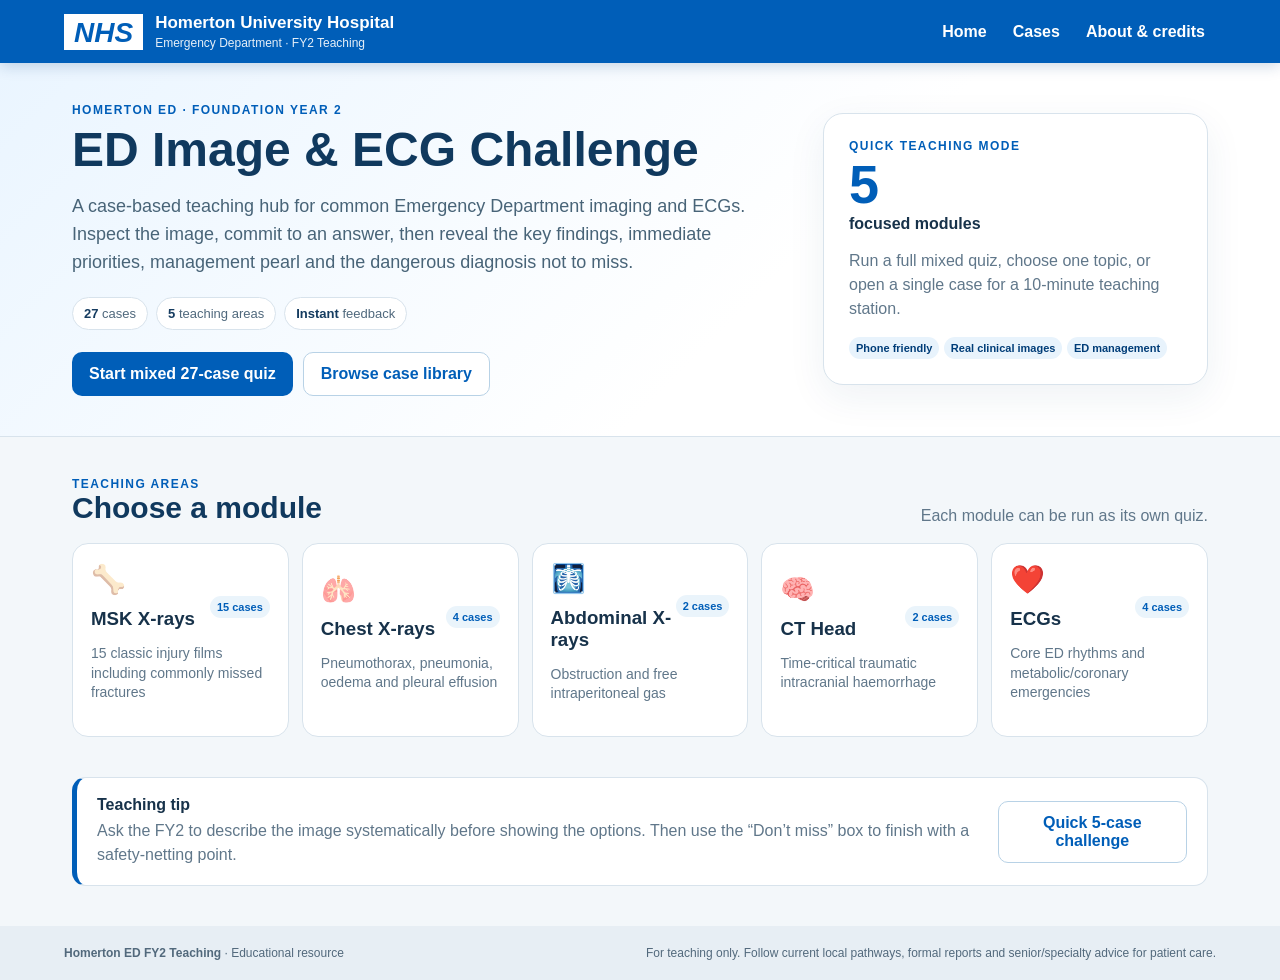
<file: Homerton_FY2_ED_Case_Based_Image_ECG_Challenge_v4/index.html>
<!doctype html>
<html lang="en">
<head>
  <meta charset="utf-8">
  <meta name="viewport" content="width=device-width,initial-scale=1,viewport-fit=cover">
  <meta name="theme-color" content="#005eb8">
  <meta name="description" content="Homerton Emergency Department FY2 case-based imaging and ECG teaching resource.">
  <title>Homerton ED FY2 Image & ECG Challenge</title>
  <link rel="stylesheet" href="assets/styles.css">
</head>
<body>
<header class="topbar">
  <div class="brand" onclick="goHome()" role="button" tabindex="0" aria-label="Return to home">
    <div class="nhs">NHS</div>
    <div><strong>Homerton University Hospital</strong><span>Emergency Department · FY2 Teaching</span></div>
  </div>
  <nav aria-label="Main navigation">
    <button onclick="goHome()">Home</button>
    <button onclick="showLibrary()">Cases</button>
    <button onclick="showCredits()">About & credits</button>
  </nav>
</header>
<main id="app"></main>
<footer>
  <div><strong>Homerton ED FY2 Teaching</strong> · Educational resource</div>
  <div>For teaching only. Follow current local pathways, formal reports and senior/specialty advice for patient care.</div>
</footer>
<script src="assets/app.js"></script>
</body>
</html>
</file>
<file: Homerton_FY2_ED_Case_Based_Image_ECG_Challenge_v4/assets/styles.css>
:root{--nhs:#005eb8;--nhs-dark:#003d78;--ink:#17324a;--muted:#60778a;--bg:#f3f7fa;--line:#d8e3ec;--good:#007f5f;--bad:#b42318;--amber:#b54708;--card:#fff}
*{box-sizing:border-box}html{scroll-behavior:smooth}body{margin:0;background:var(--bg);color:var(--ink);font-family:Arial,Helvetica,sans-serif}button,input{font:inherit}button{color:inherit}
.topbar{background:var(--nhs);color:#fff;padding:13px 5vw;display:flex;align-items:center;justify-content:space-between;gap:22px;position:sticky;top:0;z-index:30;box-shadow:0 3px 14px #003d7833}.brand{display:flex;align-items:center;gap:12px;cursor:pointer}.brand strong{display:block;font-size:17px}.brand span{display:block;font-size:12px;margin-top:3px;opacity:.9}.nhs{background:#fff;color:var(--nhs);font-size:28px;font-weight:900;font-style:italic;padding:5px 10px 3px;line-height:1}nav{display:flex;gap:4px}nav button{background:transparent;color:#fff;border:0;padding:9px 11px;border-radius:8px;cursor:pointer;font-weight:700}nav button:hover{background:#ffffff20}
main{min-height:calc(100vh - 155px)}.wrap{max-width:1180px;margin:auto;padding:40px 22px}.wrap.compact{padding-top:0}.hero{background:linear-gradient(135deg,#eaf5ff 0%,#fff 60%);border-bottom:1px solid var(--line)}.hero-grid{display:grid;grid-template-columns:1.3fr .7fr;align-items:center;gap:36px}.kicker,.eyebrow{font-size:12px;font-weight:800;letter-spacing:.12em;color:var(--nhs)}h1{font-size:48px;line-height:1.04;margin:8px 0 14px;color:#10395e}h2{color:#10395e}.lead{font-size:18px;line-height:1.55;color:#486478;max-width:760px}.lead.small{font-size:16px}.stats-row{display:flex;gap:8px;flex-wrap:wrap;margin:20px 0}.stats-row span{background:#fff;border:1px solid var(--line);border-radius:999px;padding:8px 11px;color:#50697d;font-size:13px}.stats-row strong{color:#153c60}.cta-row{display:flex;gap:10px;flex-wrap:wrap;margin-top:22px}.cta-row.centred{justify-content:center}.btn{border:0;border-radius:10px;padding:12px 17px;font-weight:800;cursor:pointer;min-height:44px}.btn.primary{background:var(--nhs);color:#fff}.btn.primary:hover{background:var(--nhs-dark)}.btn.secondary{background:#fff;color:var(--nhs);border:1px solid #b8d2e6}.hero-card{background:#fff;border:1px solid var(--line);border-radius:20px;padding:25px;box-shadow:0 12px 38px #234d7212}.hero-card .big{font-size:54px;font-weight:900;color:var(--nhs)}.hero-card p{color:var(--muted);line-height:1.5}
.section-title{display:flex;align-items:end;justify-content:space-between;gap:20px;margin-bottom:18px}.section-title h2{font-size:30px;margin:0}.section-title p{margin:0;color:var(--muted)}.topic-grid{display:grid;grid-template-columns:repeat(5,1fr);gap:13px}.topic,.case-tile{font:inherit;text-align:left;background:#fff;border:1px solid var(--line);border-radius:16px;padding:18px;cursor:pointer;transition:.15s;min-height:150px}.topic:hover,.case-tile:hover{transform:translateY(-2px);border-color:#7fb4dc;box-shadow:0 10px 25px #234d7212}.icon{font-size:28px}.topic-count{float:right;font-size:11px;color:var(--nhs);font-weight:800;background:#eaf4fb;padding:5px 7px;border-radius:999px}.topic h3,.case-tile h3{margin:12px 0 6px}.topic p,.case-tile p{color:var(--muted);font-size:14px;line-height:1.42}.badge{display:inline-block;font-size:11px;font-weight:800;background:#e8f3fc;color:var(--nhs-dark);padding:5px 7px;border-radius:999px}.badge.modality{background:#edf7ef;color:#287a4b}.callout{display:flex;align-items:center;justify-content:space-between;gap:20px;background:#fff;border:1px solid var(--line);border-left:5px solid var(--nhs);border-radius:14px;padding:18px 20px}.callout p{margin:5px 0 0;color:var(--muted);line-height:1.5}
.library-head{display:flex;align-items:end;justify-content:space-between;gap:20px;margin-bottom:22px}.library-title{font-size:38px;margin:7px 0}.library-toolbar{display:flex;justify-content:space-between;gap:16px;align-items:center;margin-bottom:20px}.library-filters{display:flex;gap:7px;flex-wrap:wrap}.filter{border:1px solid #bcd1e2;background:#fff;padding:8px 11px;border-radius:999px;cursor:pointer}.filter.active{background:var(--nhs);color:#fff;border-color:var(--nhs)}.searchbox{display:flex;align-items:center;gap:7px;background:#fff;border:1px solid #bdd0df;border-radius:10px;padding:0 11px;min-width:240px}.searchbox input{border:0;outline:0;padding:10px 0;width:100%;background:transparent}.case-grid{display:grid;grid-template-columns:repeat(4,1fr);gap:14px}.case-tile{min-height:175px}.tile-top{display:flex;justify-content:space-between;gap:8px;align-items:center}.difficulty{font-size:11px;color:#6b7f90}.open-case{display:block;color:var(--nhs);font-weight:800;font-size:13px;margin-top:12px}
.quiz-shell{max-width:1240px;margin:auto;padding:25px 22px 45px}.quiz-top{display:flex;justify-content:space-between;align-items:center;gap:18px;margin-bottom:17px}.subtle{color:#65798b;font-size:13px;margin-top:3px}.progress{height:9px;background:#dae7f1;border-radius:99px;overflow:hidden;flex:1;max-width:500px}.progress span{display:block;height:100%;background:var(--nhs)}.score{background:#e8f3fc;color:#123b62;padding:9px 12px;border-radius:999px;font-weight:800}.quiz-card{display:grid;grid-template-columns:1.1fr .9fr;background:#fff;border:1px solid var(--line);border-radius:18px;overflow:hidden;box-shadow:0 8px 30px #234d7210}.xray-side{background:#090d10;padding:16px;min-height:610px;display:flex;flex-direction:column}.xray-side img{width:100%;height:540px;object-fit:contain;margin:auto;display:block;background:#090d10}.xcap{color:#a8bac7;font-size:12px;margin-top:8px}.question-side{padding:30px}.meta{display:flex;gap:7px;margin-bottom:15px;flex-wrap:wrap}.question-side h2{font-size:29px;line-height:1.25;margin:0 0 21px}.options{display:grid;gap:10px}.option{padding:13px 14px;border:1px solid #c8d8e5;border-radius:10px;background:#fff;text-align:left;cursor:pointer;display:flex;gap:10px;align-items:flex-start;line-height:1.35}.option>span{min-width:25px;height:25px;display:grid;place-items:center;border-radius:50%;background:#eef5fa;font-weight:800;color:var(--nhs)}.option:hover{border-color:var(--nhs)}.option.correct{background:#eaf8f2;border-color:var(--good)}.option.wrong{background:#fff0f0;border-color:var(--bad)}.feedback{margin-top:15px;padding:13px;border-radius:10px;font-weight:700;line-height:1.4}.feedback.good{background:#eaf8f2;color:#076149}.feedback.bad{background:#fff0f0;color:#922b21}.teaching{background:#fff;border:1px solid var(--line);border-radius:18px;padding:25px;margin-top:20px}.teach-grid{display:grid;grid-template-columns:1fr 1fr;gap:14px}.teach-grid article{background:#fbfdff;border:1px solid var(--line);border-radius:13px;padding:17px}.teach-grid article.pearl{border-left:4px solid var(--nhs)}.teach-grid article.danger{border-left:4px solid #d92d20;background:#fffafa}.teach-grid h3{margin:0 0 8px;color:var(--nhs-dark)}.teach-grid p,.teach-grid li{color:#435b70;line-height:1.5}.credit{font-size:12px;color:#647a8c;background:#f4f7fa;border-left:4px solid var(--nhs);padding:11px 13px;margin-top:14px}.credit a,.credit-list a{color:var(--nhs)}
.results{max-width:820px;margin:50px auto;background:#fff;border:1px solid var(--line);border-radius:20px;padding:35px;text-align:center}.results .resultnum{font-size:65px;font-weight:900;color:var(--nhs)}.results p{color:var(--muted);line-height:1.5}.info-card{background:#fff;border:1px solid var(--line);border-radius:15px;padding:20px;margin-bottom:14px}.info-card p,.info-card li{color:#526b7f;line-height:1.55}.credit-list{display:grid;grid-template-columns:1fr 1fr;gap:10px}.credit-list>div{padding:10px;border-bottom:1px solid #edf1f4;font-size:13px;color:#526b7f}footer{background:#e7eef4;color:#52697c;padding:20px 5vw;font-size:12px;display:flex;justify-content:space-between;gap:20px}
@media(max-width:1050px){.topic-grid{grid-template-columns:repeat(3,1fr)}.case-grid{grid-template-columns:repeat(3,1fr)}}
@media(max-width:900px){.hero-grid,.quiz-card{grid-template-columns:1fr}.case-grid{grid-template-columns:repeat(2,1fr)}.xray-side{min-height:470px}.xray-side img{height:420px}.hero h1{font-size:40px}.library-head,.library-toolbar{align-items:flex-start;flex-direction:column}.searchbox{width:100%}}
@media(max-width:650px){.topic-grid,.case-grid,.teach-grid,.credit-list{grid-template-columns:1fr}.topbar{padding:10px 14px}.brand strong{font-size:14px}.brand span{font-size:10px}.nhs{font-size:23px}.topbar nav{display:none}.wrap{padding:28px 15px}.quiz-shell{padding:14px 10px 34px}.question-side{padding:19px}.hero h1{font-size:34px}.library-title{font-size:32px}.quiz-top{align-items:flex-start;flex-direction:column}.progress{width:100%}.xray-side{min-height:370px;padding:10px}.xray-side img{height:350px}.question-side h2{font-size:24px}.option{min-height:50px}.teaching{padding:16px}.callout{align-items:flex-start;flex-direction:column}footer{flex-direction:column}.section-title{align-items:flex-start;flex-direction:column}}

/* v4: clinical vignette-first case layout */
.clinical-stem{max-width:980px;margin:0 0 18px;background:#fff;border:1px solid var(--line);border-left:6px solid var(--nhs);border-radius:14px;padding:18px 20px;box-shadow:0 5px 18px #234d720b}.stem-label,.prompt-label{font-size:11px;font-weight:900;letter-spacing:.12em;color:var(--nhs);margin-bottom:8px}.clinical-stem p{font-size:18px;line-height:1.55;margin:0;color:#29465f}.image-wrap{width:100%;height:540px;display:flex;align-items:center;justify-content:center}.image-wrap img{width:100%;height:100%;object-fit:contain}.image-fallback{display:none;width:100%;height:100%;align-items:center;justify-content:center;text-align:center;padding:28px;background:#10181f;color:#dce8ef;border:1px dashed #6f8798;border-radius:10px;line-height:1.6}.image-fallback a{color:#fff;font-weight:800}.image-fallback span{color:#a9bdca}.prompt-label{margin-top:6px}.question-side h2{margin-top:0}.xray-side>.image-wrap{flex:1}
@media(max-width:900px){.image-wrap{height:420px}.clinical-stem{max-width:none}}
@media(max-width:650px){.clinical-stem{padding:15px 16px;margin-bottom:12px}.clinical-stem p{font-size:16px}.image-wrap{height:350px}}
</file>
